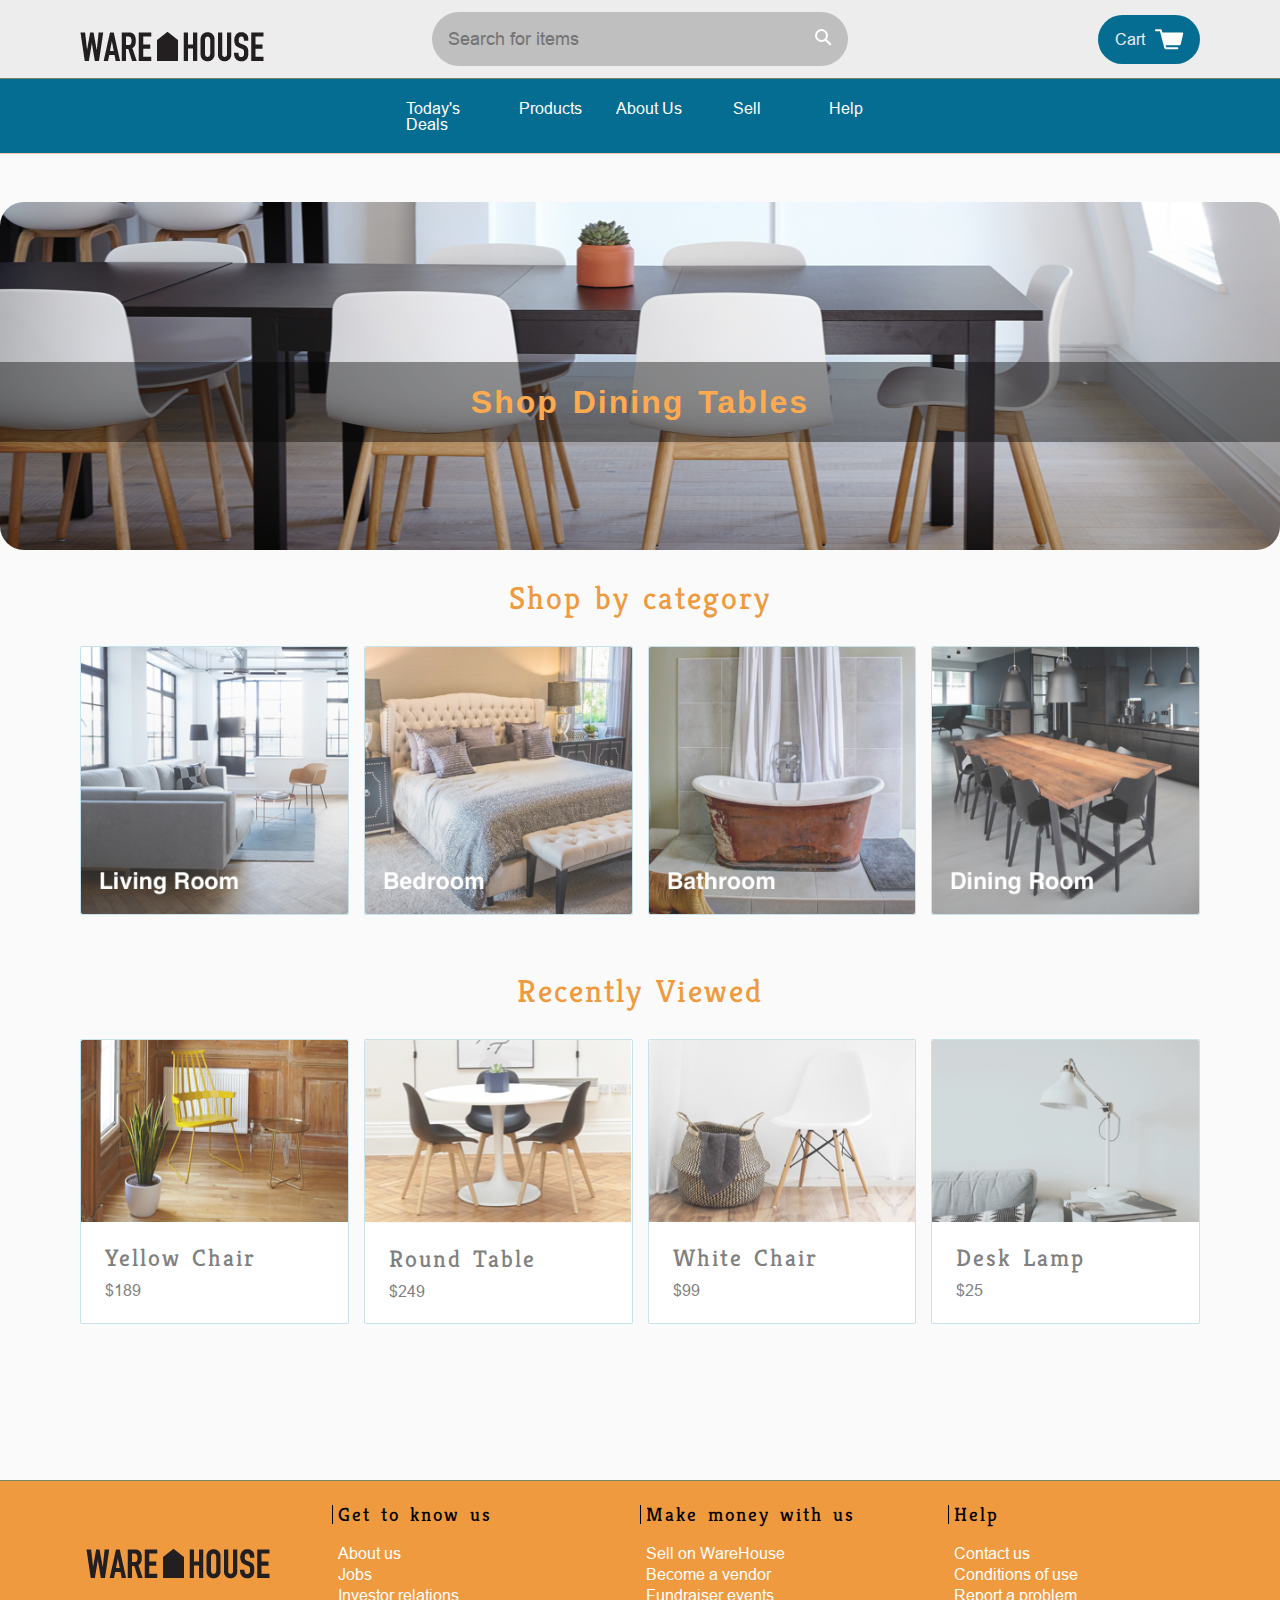
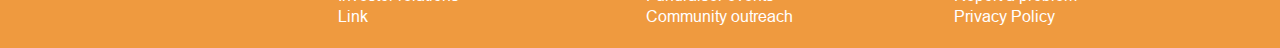
<file: ware-house-starting-code/index.html>
<!DOCTYPE html>
<html>
<head>
  <title>WareHouse</title>
  <link rel="stylesheet" type="text/css" href="resources/css/reset.css">
  <link rel="stylesheet" type="text/css" href="resources/css/base.css">
  <link rel="stylesheet" type="text/css" href="resources/css/index.css">
  <link href="https://fonts.googleapis.com/css?family=PT+Serif:700" rel="stylesheet">
  <link href="https://fonts.googleapis.com/css?family=Kreon:300" rel="stylesheet">
</head>
<body>
  <div class="container">

    <!-- Header -->
    <header role="heading">
      <div class="image-container">
        <a href="index.html" role="link"><img src="resources/img/home.png" alt="warehouse brand"></a>
      </div>
      <div class="search-bar" role="search">
        <input type="text" name="search" placeholder="Search for items">
        <a href="" class="icon" role="button"><img src="resources/img/search.svg" alt="magnifying glass"></a>
      </div>
      <a href="cart.html" class="button cart" role="button">Cart <img src="resources/img/cart.svg"></a>
    </header>
    <nav role="navigation">
      <a href="deals.html" role="link">Today's Deals</a>
      <a href="products.html" role="link">Products</a>
      <a href="about.html" role="link">About Us</a>
      <a href="sell.html" role="link">Sell</a>
      <a href="#" role="link">Help</a>
    </nav>

    <!-- Hero Section -->
    <main role="main" id="main" class="landing">
      <div class="hero" role="heading">
        <h2>Shop Dining Tables</h2>
      </div>

    <!-- Products Preview Section -->
      <section class="products">

        <!-- Product Categories -->
        <h2>Shop by category</h2>
        <section class="product-list categories">
          <a href="living.html" class="product-category">
            <div class="image-container">
              <img src="resources/img/home/living-room.jpg">
            </div>

          </a>
          <a href="#" class="product-category">
            <div class="image-container">
              <img src="resources/img/home/bedroom.jpg">
            </div>

          </a>
          <a href="#" class="product-category">
            <div class="image-container">
              <img src="resources/img/home/bathroom.jpg">
            </div>

          </a>
          <a href="#" class="product-category">
            <div class="image-container">
              <img src="resources/img/home/dining-room.jpg">
            </div>
          </a>
        </section>

        <!-- Recently Viewed Products -->
        <h2>Recently Viewed</h2>
        <section class="product-list">
          <a href="#" class="product-item">
            <div class="image-container">
              <img src="resources/img/home/yellow-chair.jpg">
            </div>
            <div class="description">
              <h3>Yellow Chair</h3>
              <span class="price">$189</span>
            </div>
          </a>
          <a href="#" class="product-item">
            <div class="image-container">
              <img src="resources/img/home/round-table.jpg">
            </div>
            <div class="description">
              <h3>Round Table</h3>
              <span class="price">$249</span>
            </div>
          </a>
          <a href="#" class="product-item">
            <div class="image-container">
              <img src="resources/img/home/white-chair.jpg">
            </div>
            <div class="description">
              <h3>White Chair</h3>
              <span class="price">$99</span>
            </div>
          </a>
          <a href="#" class="product-item">
            <div class="image-container">
              <img src="resources/img/home/desk-lamp.jpg">
            </div>
            <div class="description">
              <h3>Desk Lamp</h3>
              <span class="price">$25</span>
            </div>
          </a>
        </section>
      </section>
    </main>

    <!-- Footer -->
    <footer>
      <img src="resources/img/home.png">
      <section class="links" role="navigation">
        <h4>Get to know us</h4>
        <a href="about.html" role="link">About us</a>
        <a href="jobs.html" role="link">Jobs</a>
        <a href="#" role="link">Investor relations</a>
        <a href="#" role="link">Link</a>
      </section>
      <section class="links" role="navigation">
        <h4>Make money with us</h4>
        <a href="sell.html" role="link">Sell on WareHouse</a>
        <a href="#" role="link">Become a vendor</a>
        <a href="#" role="link">Fundraiser events</a>
        <a href="#" role="link">Community outreach</a>
      </section>
      <section class="links" role="navigation">
        <h4>Help</h4>
        <a href="#" role="link">Contact us</a>
        <a href="#" role="link">Conditions of use</a>
        <a href="#" role="link">Report a problem</a>
        <a href="#" role="link">Privacy Policy</a>
      </section>
    </footer>
  </div>
</body>
</html>
</file>
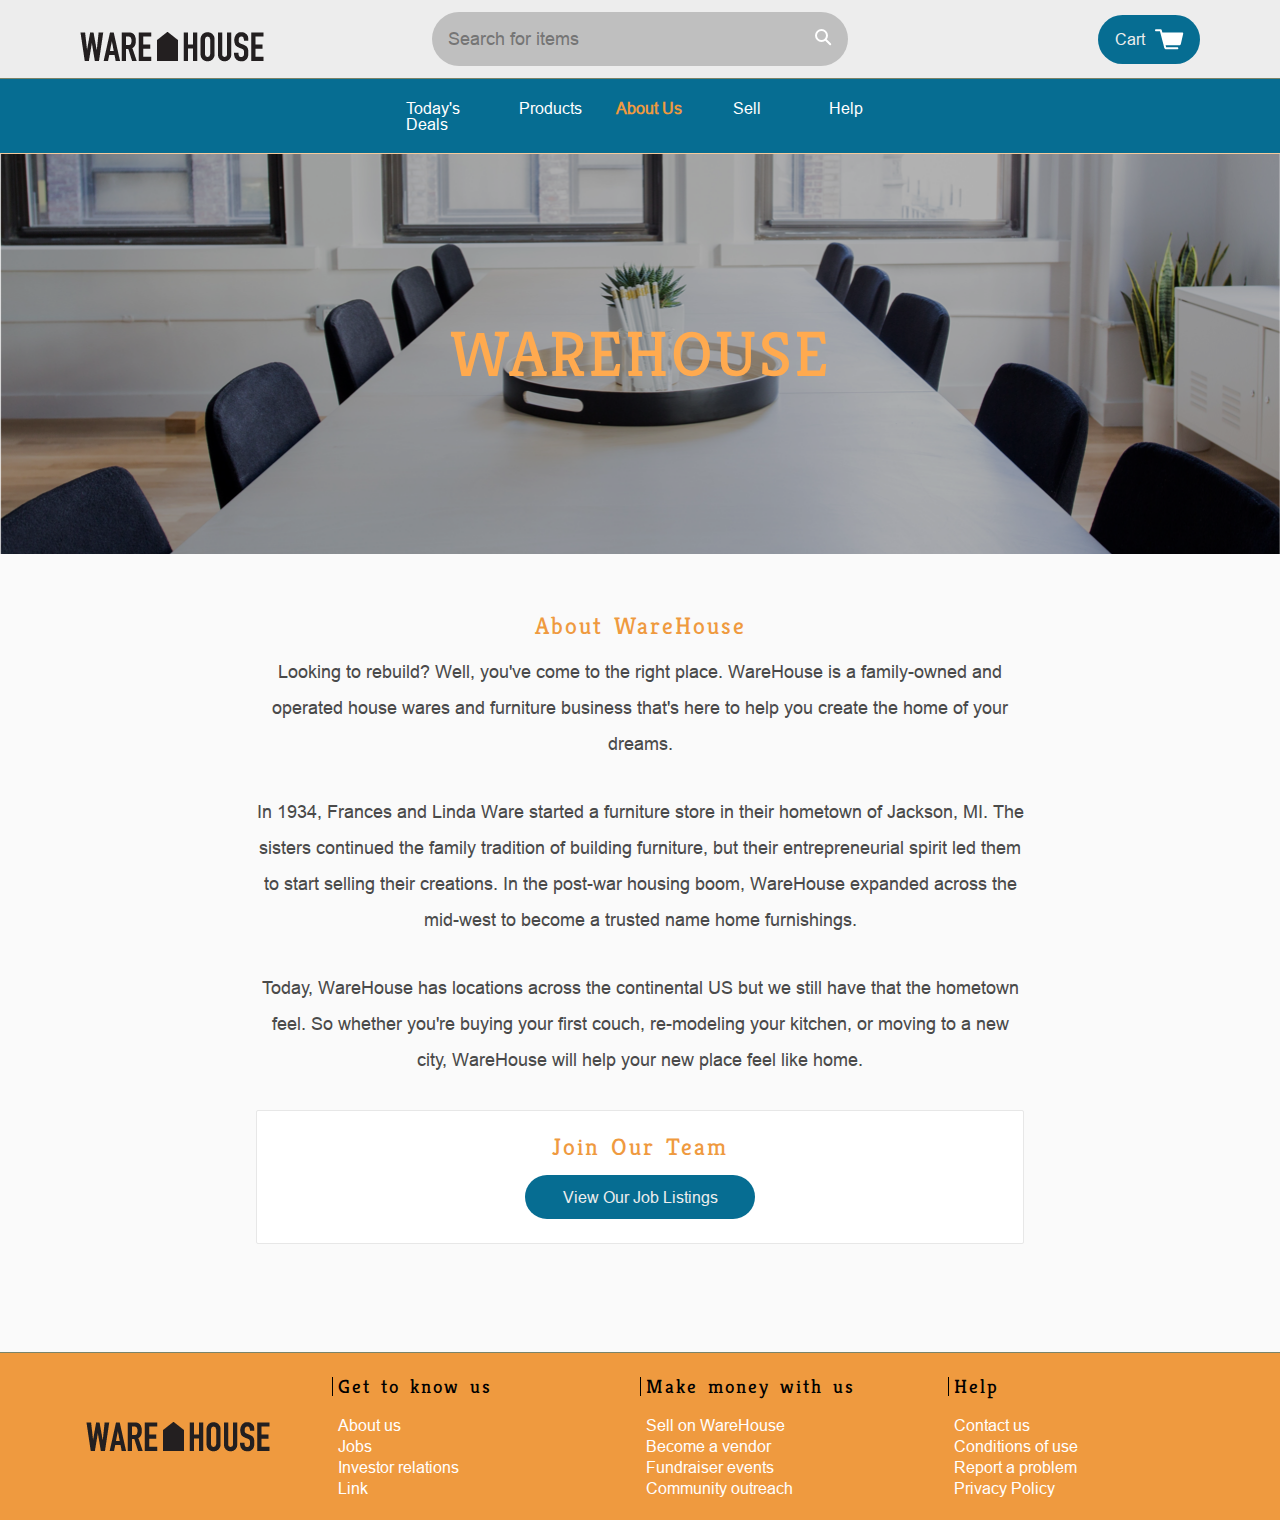
<file: ware-house-starting-code/about.html>
<!DOCTYPE html>
<html>
<head>
  <title>WareHouse</title>
  <link rel="stylesheet" type="text/css" href="resources/css/reset.css">
  <link rel="stylesheet" type="text/css" href="resources/css/base.css">
  <link rel="stylesheet" type="text/css" href="resources/css/about.css">
  <link href="https://fonts.googleapis.com/css?family=PT+Serif:700" rel="stylesheet">
  <link href="https://fonts.googleapis.com/css?family=Kreon:300" rel="stylesheet">
</head>
<body>
  <div class="container">

    <!-- Header -->
    <header role="heading">
      <div class="image-container">
        <a href="index.html" role="link"><img src="resources/img/home.png" alt="warehouse brand"></a>
      </div>
      <div class="search-bar" role="search">
        <input type="text" name="search" placeholder="Search for items">
        <a href="" class="icon" role="button"><img src="resources/img/search.svg" alt="magnifying glass"></a>
      </div>
      <a href="cart.html" class="button cart" role="button">Cart <img src="resources/img/cart.svg"></a>
    </header>
    <nav role="navigation">
      <a href="deals.html" role="link">Today's Deals</a>
      <a href="products.html" role="link">Products</a>
      <a href="about.html" class="active" role="link">About Us</a>
      <a href="sell.html" role="link">Sell</a>
      <a href="#" role="link">Help</a>
    </nav>

    <!-- About Section -->

    <main role="main" class="about">
      <h1>WAREHOUSE</h1>
      <section class="information">
        <h3>About WareHouse</h3>
        <p>
          Looking to rebuild? Well, you've come to the right place. WareHouse
          is a family-owned and operated house wares and furniture business
          that's here to help you create the home of your dreams.
        </p>
        <p>
          In 1934, Frances and Linda Ware started a furniture store in their
          hometown of Jackson, MI. The sisters continued the family tradition
          of building furniture, but their entrepreneurial spirit led them to
          start selling their creations. In the post-war housing boom, WareHouse
          expanded across the mid-west to become a trusted name home furnishings.
        </p>
          <p>
          Today, WareHouse has locations across the continental US but we still
          have that the hometown feel. So whether you're buying your first couch,
          re-modeling your kitchen, or moving to a new city, WareHouse will help your new place feel like home.
        </p>
        <div class="join">
          <h3>Join Our Team</h3>
          <a href="jobs.html" class="button">View Our Job Listings</a>
        </div>
      </section>
    </main>

    <!-- Footer -->
    <footer>
      <img src="resources/img/home.png">
      <section class="links" role="navigation">
        <h4>Get to know us</h4>
        <a href="about.html" role="link">About us</a>
        <a href="jobs.html" role="link">Jobs</a>
        <a href="#" role="link">Investor relations</a>
        <a href="#" role="link">Link</a>
      </section>
      <section class="links" role="navigation">
        <h4>Make money with us</h4>
        <a href="sell.html" role="link">Sell on WareHouse</a>
        <a href="#" role="link">Become a vendor</a>
        <a href="#" role="link">Fundraiser events</a>
        <a href="#" role="link">Community outreach</a>
      </section>
      <section class="links" role="navigation">
        <h4>Help</h4>
        <a href="#" role="link">Contact us</a>
        <a href="#" role="link">Conditions of use</a>
        <a href="#" role="link">Report a problem</a>
        <a href="#" role="link">Privacy Policy</a>
      </section>
    </footer>
  </div>
</body>
</html>
</file>
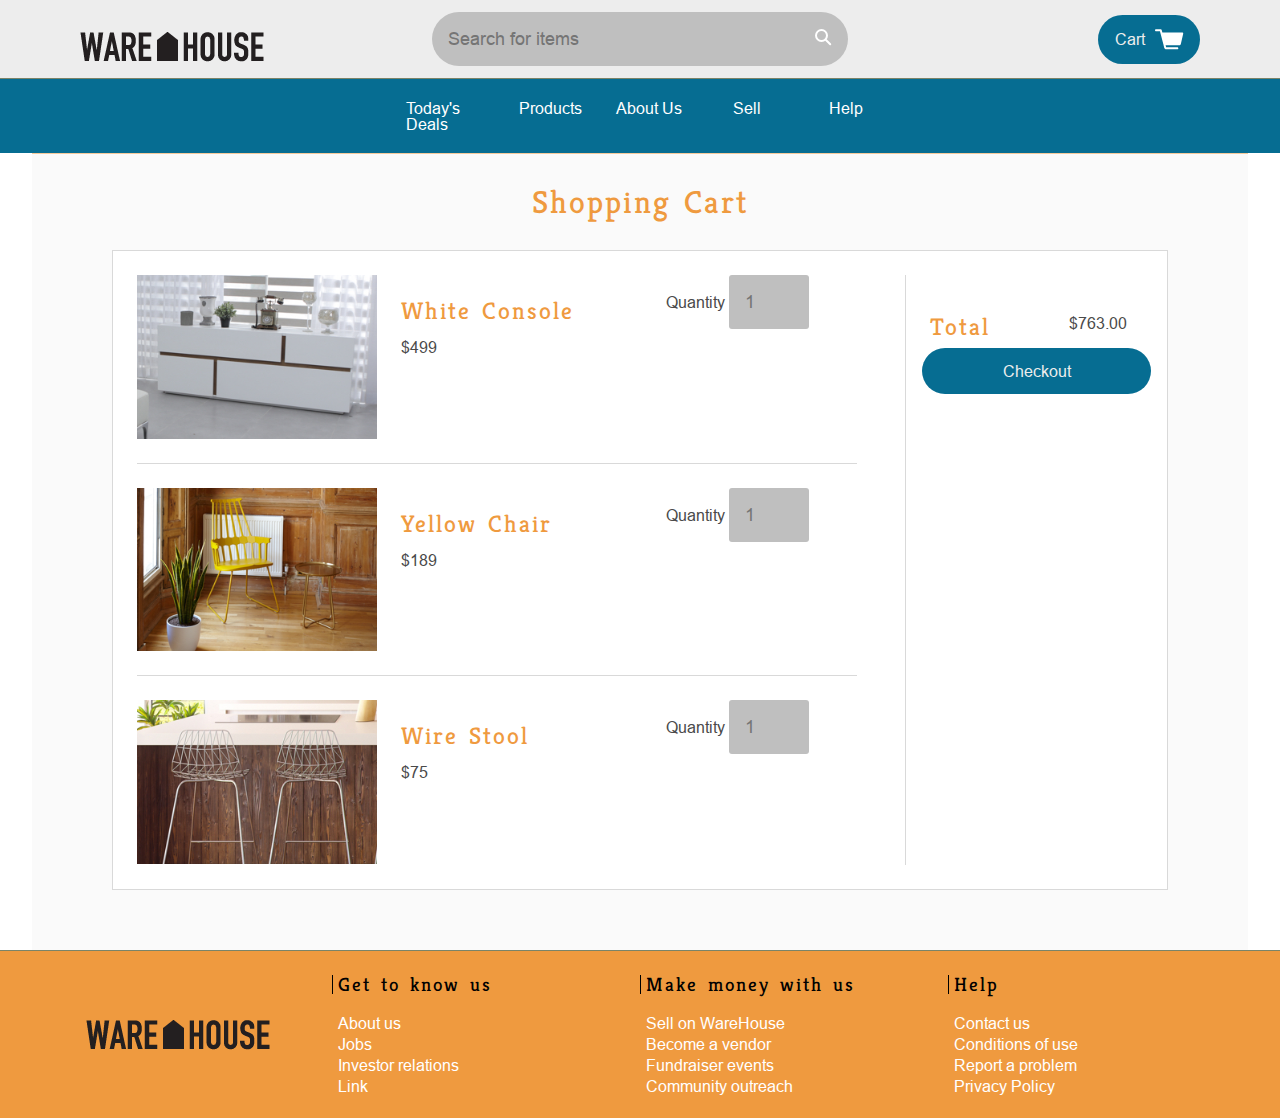
<file: ware-house-starting-code/cart.html>
<!DOCTYPE html>
<html>
<head>
  <title>WareHouse</title>
  <link rel="stylesheet" type="text/css" href="resources/css/reset.css">
  <link rel="stylesheet" type="text/css" href="resources/css/base.css">
  <link rel="stylesheet" type="text/css" href="resources/css/cart.css">
  <link href="https://fonts.googleapis.com/css?family=Kreon:300" rel="stylesheet">
</head>
<body>
  <div class="container">

    <!-- Header -->
    <header role="heading">
      <div class="image-container">
        <a href="index.html" role="link"><img src="resources/img/home.png" alt="warehouse brand"></a>
      </div>
      <div class="search-bar" role="search">
        <input type="text" name="search" placeholder="Search for items">
        <a href="" class="icon" role="button"><img src="resources/img/search.svg" alt="magnifying glass"></a>
      </div>
      <a href="cart.html" class="button cart" role="button">Cart <img src="resources/img/cart.svg"></a>
    </header>
    <nav role="navigation">
      <a href="deals.html" role="link">Today's Deals</a>
      <a href="products.html" role="link">Products</a>
      <a href="about.html" role="link">About Us</a>
      <a href="sell.html" role="link">Sell</a>
      <a href="#" role="link">Help</a>
    </nav>

    <!-- Cart -->

    <main role="main" id="main" class="product-list-section">
      <h2>Shopping Cart</h2>

      <section class="shopping-cart">
        <article class="row">
          <div class="image-container">
            <img src="resources/img/cart/white-console.jpg">
          </div>

          <div class="description">
            <h3>White Console</h3>
            <br>
            <span class="price">$499</span>
          </div>

          <div>
            Quantity <input type="number" name="Quantity" placeholder="1">
          </div>
        </article>

        <article class="row">
          <div class="image-container">
            <img src="resources/img/cart/yellow-chair.jpg">
          </div>

          <div class="description">
            <h3>Yellow Chair</h3>
            <br>
            <span class="price">$189</span>
          </div>

          <div>
            Quantity <input type="number" name="Quantity" placeholder="1">
          </div>
        </article>

        <article class="row" id="no-border">
          <div class="image-container">
            <img src="resources/img/cart/wire-stool.jpg">
          </div>

          <div class="description">
            <h3>Wire Stool</h3>
            <br>
            <span class="price">$75</span>
          </div>

            <div>
            Quantity <input type="number" name="Quantity" placeholder="1">
          </div>
        </article>

      <section class="total">
        <article class="description">
          <h3>Total</h3>
          <span class="price">$763.00</span>
        </article>
        <a href="" class="button" role="button">Checkout</a>
      </section>
    </section>
  </main>
</div>

    <!-- Footer -->
    <footer>
      <img src="resources/img/home.png">
      <section class="links" role="navigation">
        <h4>Get to know us</h4>
        <a href="about.html" role="link">About us</a>
        <a href="jobs.html" role="link">Jobs</a>
        <a href="#" role="link">Investor relations</a>
        <a href="#" role="link">Link</a>
      </section>
      <section class="links" role="navigation">
        <h4>Make money with us</h4>
        <a href="sell.html" role="link">Sell on WareHouse</a>
        <a href="#" role="link">Become a vendor</a>
        <a href="#" role="link">Fundraiser events</a>
        <a href="#" role="link">Community outreach</a>
      </section>
      <section class="links" role="navigation">
        <h4>Help</h4>
        <a href="#" role="link">Contact us</a>
        <a href="#" role="link">Conditions of use</a>
        <a href="#" role="link">Report a problem</a>
        <a href="#" role="link">Privacy Policy</a>
      </section>
    </footer>
  </div>
</body>
</html>
</file>
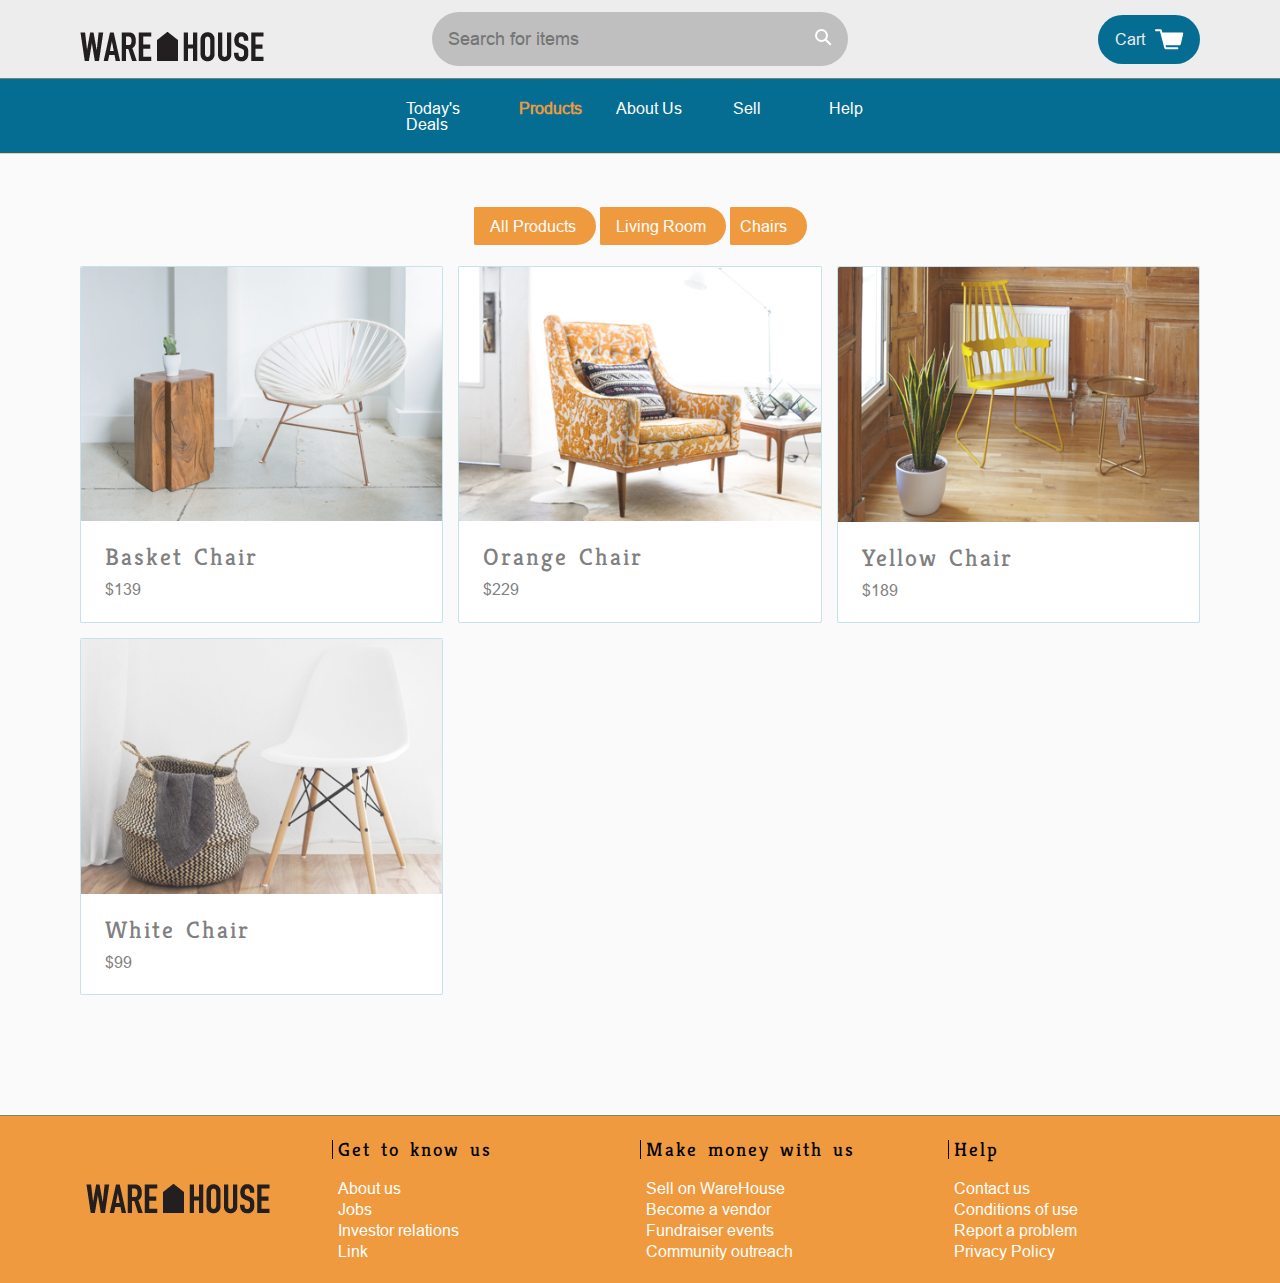
<file: ware-house-starting-code/chairs.html>
<!DOCTYPE html>
<html>
<head>
  <title>WareHouse</title>
  <link rel="stylesheet" type="text/css" href="resources/css/reset.css">
  <link rel="stylesheet" type="text/css" href="resources/css/base.css">
  <link href="https://fonts.googleapis.com/css?family=Kreon:300" rel="stylesheet">
</head>
<body>
  <div class="container">

    <!-- Header -->
    <header role="heading">
      <div class="image-container">
        <a href="index.html" role="link"><img src="resources/img/home.png" alt="warehouse brand"></a>
      </div>
      <div class="search-bar" role="search">
        <input type="text" name="search" placeholder="Search for items">
        <a href="" class="icon" role="button"><img src="resources/img/search.svg" alt="magnifying glass"></a>
      </div>
      <a href="cart.html" class="button cart" role="button">Cart <img src="resources/img/cart.svg"></a>
    </header>
    <nav role="navigation">
      <a href="deals.html" role="link">Today's Deals</a>
      <a href="products.html" class="active" role="link">Products</a>
      <a href="about.html" role="link">About Us</a>
      <a href="sell.html" role="link">Sell</a>
      <a href="#" role="link">Help</a>
    </nav>

    <!-- Chairs Section -->

    <main role="main" class="product-list-section">
      <ul class="breadcrumb" role="navigation">
        <li><a href="products.html" role="link">All Products</a></li>
        <li><a href="living.html" role="link">Living Room</a></li>
        <li>Chairs</li>
      </ul>

      <section class="product-list">

        <a href="#" class="product-item">
          <div class="image-container">
            <img src="resources/img/chairs/basket-chair.jpg">
          </div>
          <div class="description">
            <h3>Basket Chair</h3>
            <span class="price">$139</span>
          </div>
        </a>

        <a href="#" class="product-item">
          <div class="image-container">
            <img src="resources/img/chairs/orange-chair.jpg">
          </div>
          <div class="description">
            <h3>Orange Chair</h3>
            <span class="price">$229</span>
          </div>
        </a>

        <a href="#" class="product-item">
          <div class="image-container">
            <img src="resources/img/chairs/yellow-chair.jpg">
          </div>
          <div class="description">
            <h3>Yellow Chair</h3>
            <span class="price">$189</span>
          </div>
        </a>

        <a href="#" class="product-item">
          <div class="image-container">
            <img src="resources/img/chairs/white-chair.jpg">
          </div>
          <div class="description">
            <h3>White Chair</h3>
            <span class="price">$99</span>
          </div>
        </a>

      </section>
    </main>

    <!-- Footer -->
    <footer>
      <img src="resources/img/home.png">
      <section class="links" role="navigation">
        <h4>Get to know us</h4>
        <a href="about.html" role="link">About us</a>
        <a href="jobs.html" role="link">Jobs</a>
        <a href="#" role="link">Investor relations</a>
        <a href="#" role="link">Link</a>
      </section>
      <section class="links" role="navigation">
        <h4>Make money with us</h4>
        <a href="sell.html" role="link">Sell on WareHouse</a>
        <a href="#" role="link">Become a vendor</a>
        <a href="#" role="link">Fundraiser events</a>
        <a href="#" role="link">Community outreach</a>
      </section>
      <section class="links" role="navigation">
        <h4>Help</h4>
        <a href="#" role="link">Contact us</a>
        <a href="#" role="link">Conditions of use</a>
        <a href="#" role="link">Report a problem</a>
        <a href="#" role="link">Privacy Policy</a>
      </section>
    </footer>
  </div>
</body>
</html>
</file>
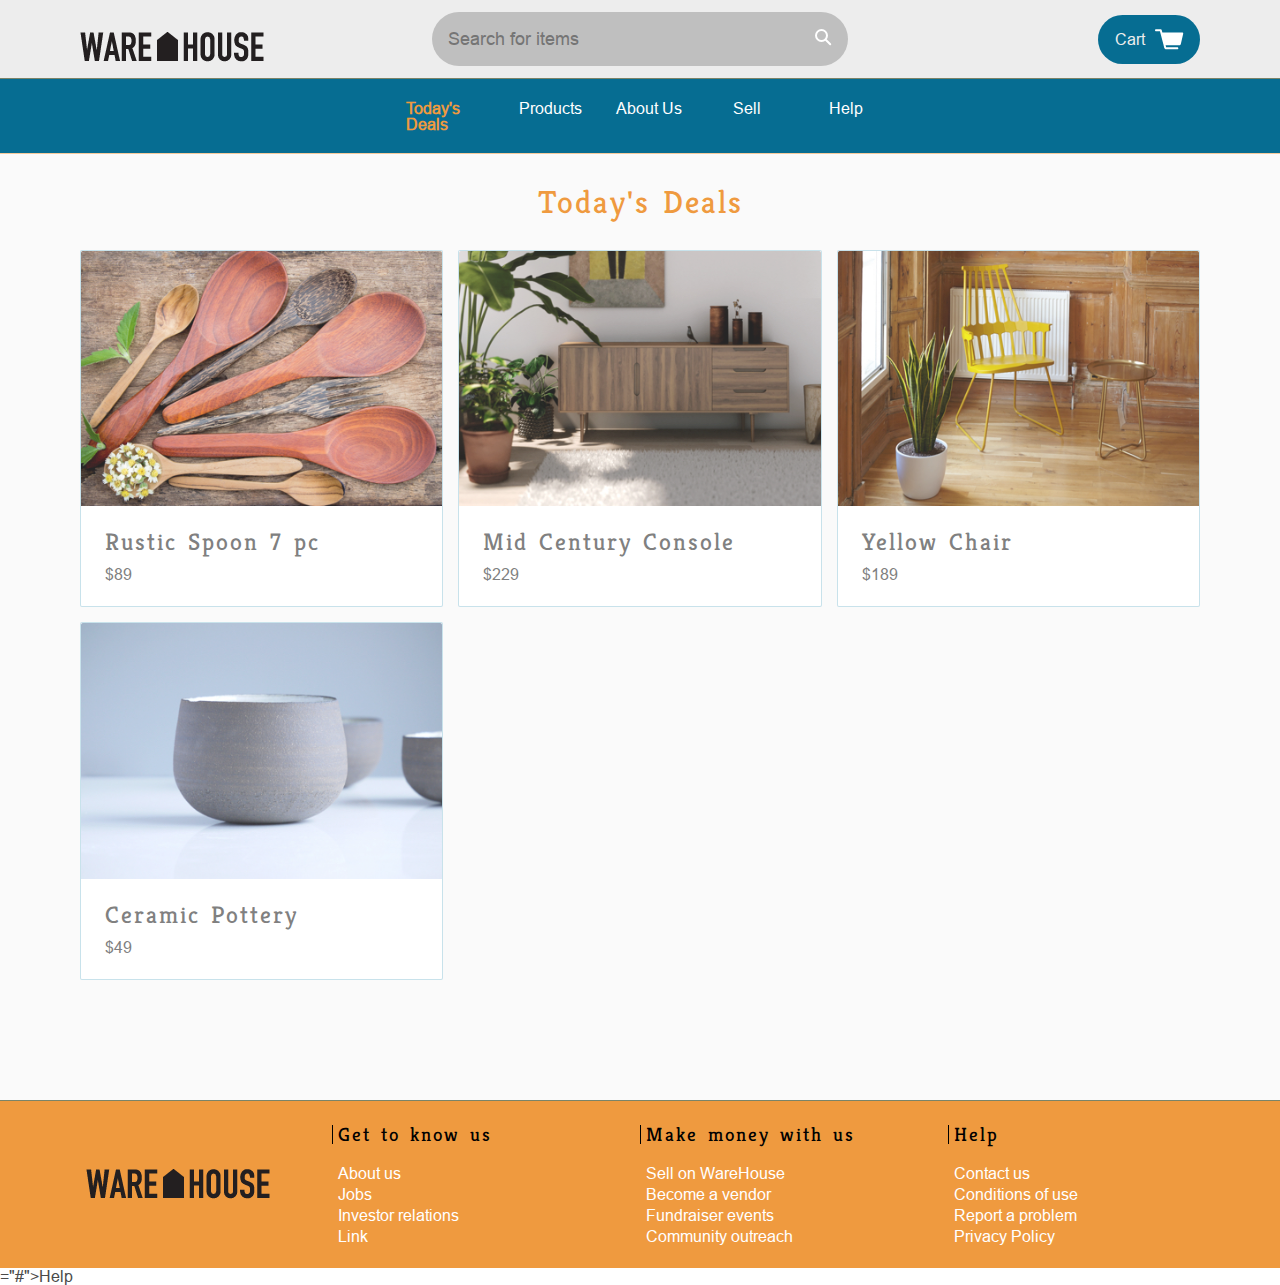
<file: ware-house-starting-code/deals.html>
<!DOCTYPE html>
<html>
<head>
  <title>WareHouse</title>
  <link rel="stylesheet" type="text/css" href="resources/css/reset.css">
  <link rel="stylesheet" type="text/css" href="resources/css/base.css">
  <link href="https://fonts.googleapis.com/css?family=Kreon:300" rel="stylesheet">
</head>
<body>
  <div class="container">

    <!-- Header -->
    <header role="heading">
      <div class="image-container">
        <a href="index.html" role="link"><img src="resources/img/home.png" alt="warehouse brand"></a>
      </div>
      <div class="search-bar" role="search">
        <input type="text" name="search" placeholder="Search for items">
        <a href="" class="icon" role="button"><img src="resources/img/search.svg" alt="magnifying glass"></a>
      </div>
      <a href="cart.html" class="button cart" role="button">Cart <img src="resources/img/cart.svg"></a>
    </header>
    <nav role="navigation">
      <a href="deals.html" class="active" role="link">Today's Deals</a>
      <a href="products.html" role="link">Products</a>
      <a href="about.html" role="link">About Us</a>
      <a href="sell.html" role="link">Sell</a>
      <a href="#" role="link">Help</a>
    </nav>="#">Help</a>
    </nav>

    <!-- Deals Section -->

    <main role="main" class="product-list-section">
      <h2>Today's Deals</h2>

      <section class="product-list">
        <a href="#" class="product-item">
          <div class="image-container">
            <img src="resources/img/deals/wooden-spoons.jpg">
          </div>
          <div class="description">
            <h3>Rustic Spoon 7 pc</h3>
            <span class="price">$89</span>
          </div>
        </a>

        <a href="#" class="product-item">
          <div class="image-container">
            <img src="resources/img/deals/midcen-console.jpg">
          </div>
          <div class="description">
            <h3>Mid Century Console</h3>
            <span class="price">$229</span>
          </div>
        </a>

        <a href="#" class="product-item">
          <div class="image-container">
            <img src="resources/img/chairs/yellow-chair.jpg">
          </div>
          <div class="description">
            <h3>Yellow Chair</h3>
            <span class="price">$189</span>
          </div>
        </a>

        <a href="#" class="product-item">
          <div class="image-container">
            <img src="resources/img/deals/pottery.jpg">
          </div>
          <div class="description">
            <h3>Ceramic Pottery</h3>
            <span class="price">$49</span>
          </div>
        </a>

      </section>
    </main>

    <!-- Footer -->
    <footer>
      <img src="resources/img/home.png">
      <section class="links" role="navigation">
        <h4>Get to know us</h4>
        <a href="about.html" role="link">About us</a>
        <a href="jobs.html" role="link">Jobs</a>
        <a href="#" role="link">Investor relations</a>
        <a href="#" role="link">Link</a>
      </section>
      <section class="links" role="navigation">
        <h4>Make money with us</h4>
        <a href="sell.html" role="link">Sell on WareHouse</a>
        <a href="#" role="link">Become a vendor</a>
        <a href="#" role="link">Fundraiser events</a>
        <a href="#" role="link">Community outreach</a>
      </section>
      <section class="links" role="navigation">
        <h4>Help</h4>
        <a href="#" role="link">Contact us</a>
        <a href="#" role="link">Conditions of use</a>
        <a href="#" role="link">Report a problem</a>
        <a href="#" role="link">Privacy Policy</a>
      </section>
    </footer>
  </div>
</body>
</html>
</file>
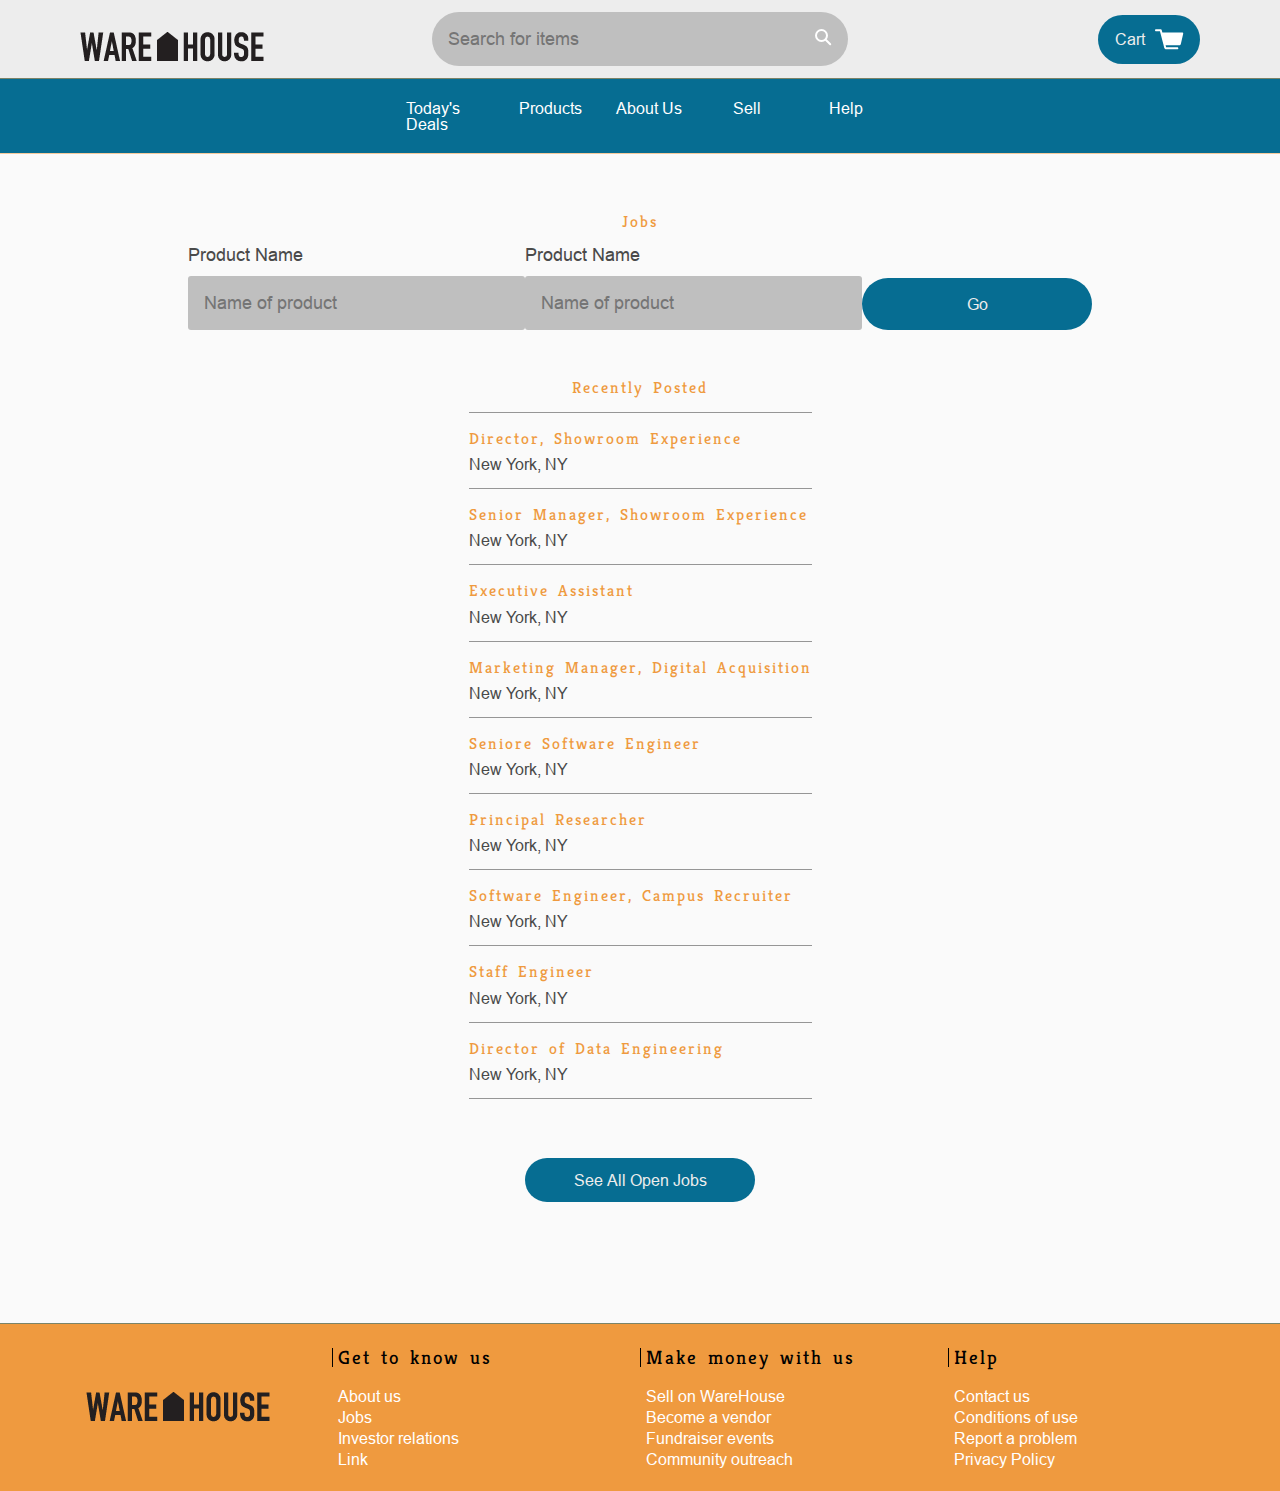
<file: ware-house-starting-code/jobs.html>
<!DOCTYPE html>
<html>
<head>
  <title>WareHouse</title>
  <link rel="stylesheet" type="text/css" href="resources/css/reset.css">
  <link rel="stylesheet" type="text/css" href="resources/css/base.css">
  <link rel="stylesheet" type="text/css" href="resources/css/jobs.css">
  <link href="https://fonts.googleapis.com/css?family=Kreon:300" rel="stylesheet">
</head>
<body>
  <div class="container">

    <!-- Header -->
    <header role="heading">
      <div class="image-container">
        <a href="index.html" role="link"><img src="resources/img/home.png" alt="warehouse brand"></a>
      </div>
      <div class="search-bar" role="search">
        <input type="text" name="search" placeholder="Search for items">
        <a href="" class="icon" role="button"><img src="resources/img/search.svg" alt="magnifying glass"></a>
      </div>
      <a href="cart.html" class="button cart" role="button">Cart <img src="resources/img/cart.svg"></a>
    </header>
    <nav role="navigation">
      <a href="deals.html" role="link">Today's Deals</a>
      <a href="products.html" role="link">Products</a>
      <a href="about.html" role="link">About Us</a>
      <a href="sell.html" role="link">Sell</a>
      <a href="#" role="link">Help</a>
    </nav>

    <!-- Job List Section -->
    <main role="main" class="jobs">
      <h3>Jobs</h3>

      <!-- Job Search Bar -->
      <form role="form">
        <div id="name" class="field">
          <label for="name">Product Name</label>
          <input type="text" name="name" placeholder="Name of product">
        </div>
        <div id="name" class="field">
          <label for="name">Product Name</label>
          <input type="text" name="name" placeholder="Name of product">
        </div>
        <a href="#" class="button" role="button">Go</a>
      </form>

      <!-- Recently Posted Job List -->
      <h3>Recently Posted</h3>
      <section class="job-list">
        <article class="job">
          <h4>Director, Showroom Experience</h4>
          <span>New York, NY</span>
        </article>
        <article class="job">
          <h4>Senior Manager, Showroom Experience</h4>
          <span>New York, NY</span>
        </article>
        <article class="job">
          <h4>Executive Assistant</h4>
          <span>New York, NY</span>
        </article>
        <article class="job">
          <h4>Marketing Manager, Digital Acquisition</h4>
          <span>New York, NY</span>
        </article>
        <article class="job">
          <h4>Seniore Software Engineer</h4>
          <span>New York, NY</span>
        </article>
        <article class="job">
          <h4>Principal Researcher</h4>
          <span>New York, NY</span>
        </article>
        <article class="job">
          <h4>Software Engineer, Campus Recruiter</h4>
          <span>New York, NY</span>
        </article>
        <article class="job">
          <h4>Staff Engineer</h4>
          <span>New York, NY</span>
        </article>
        <article class="job">
          <h4>Director of Data Engineering</h4>
          <span>New York, NY</span>
        </article>
      </section>
      <a href="#" class="button" id="see-all-jobs" role="button">See All Open Jobs</a>
    </main>

    <!-- Footer -->
    <footer>
      <img src="resources/img/home.png">
      <section class="links" role="navigation">
        <h4>Get to know us</h4>
        <a href="about.html" role="link">About us</a>
        <a href="jobs.html" role="link">Jobs</a>
        <a href="#" role="link">Investor relations</a>
        <a href="#" role="link">Link</a>
      </section>
      <section class="links" role="navigation">
        <h4>Make money with us</h4>
        <a href="sell.html" role="link">Sell on WareHouse</a>
        <a href="#" role="link">Become a vendor</a>
        <a href="#" role="link">Fundraiser events</a>
        <a href="#" role="link">Community outreach</a>
      </section>
      <section class="links" role="navigation">
        <h4>Help</h4>
        <a href="#" role="link">Contact us</a>
        <a href="#" role="link">Conditions of use</a>
        <a href="#" role="link">Report a problem</a>
        <a href="#" role="link">Privacy Policy</a>
      </section>
    </footer>
  </div>
</body>
</html>
</file>
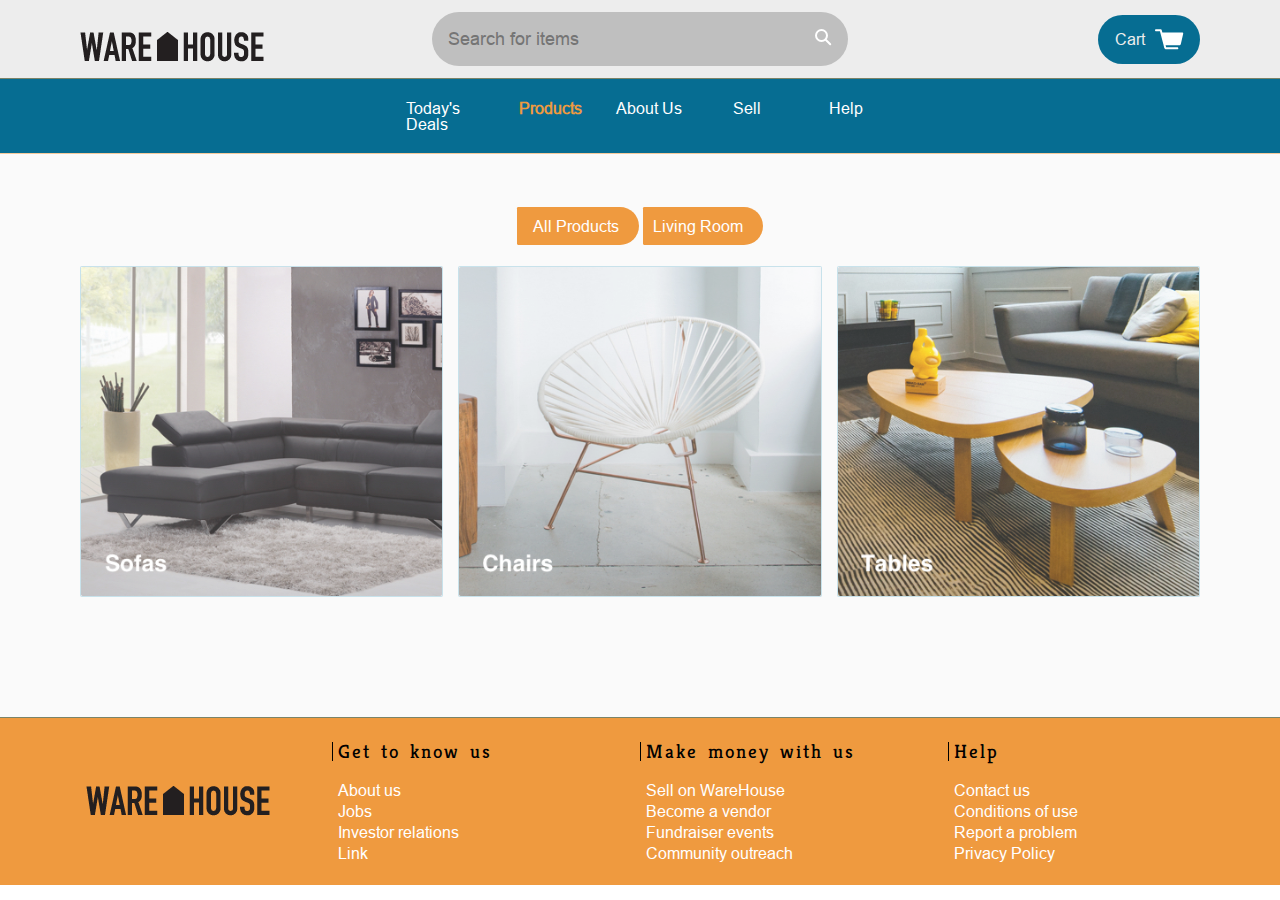
<file: ware-house-starting-code/living.html>
<!DOCTYPE html>
<html>
<head>
  <title>WareHouse</title>
  <link rel="stylesheet" type="text/css" href="resources/css/reset.css">
  <link rel="stylesheet" type="text/css" href="resources/css/base.css">
  <link href="https://fonts.googleapis.com/css?family=Kreon:300" rel="stylesheet">
</head>
<body>
  <div class="container">

    <!-- Header -->
    <header role="heading">
      <div class="image-container">
        <a href="index.html" role="link"><img src="resources/img/home.png" alt="warehouse brand"></a>
      </div>
      <div class="search-bar" role="search">
        <input type="text" name="search" placeholder="Search for items">
        <a href="" class="icon" role="button"><img src="resources/img/search.svg" alt="magnifying glass"></a>
      </div>
      <a href="cart.html" class="button cart" role="button">Cart <img src="resources/img/cart.svg"></a>
    </header>
    <nav role="navigation">
      <a href="deals.html" role="link">Today's Deals</a>
      <a href="products.html" class="active" role="link">Products</a>
      <a href="about.html" role="link">About Us</a>
      <a href="sell.html" role="link">Sell</a>
      <a href="#" role="link">Help</a>
    </nav>

    <!-- Living Room List Section -->
    <main role="main" class="product-list-section">
      <ul class="breadcrumb" role="navigation">
        <li><a href="products.html" role="link">All Products</a></li>
        <li>Living Room</li>
      </ul>

      <section class="product-list">
        <a href="sofas.html" class="product-item">
          <div class="image-container">
            <img src="resources/img/living/sofas.jpg">
          </div>
        </a>
        <a href="chairs.html" class="product-item">
          <div class="image-container">
            <img src="resources/img/living/chairs.jpg">
          </div>
        </a>
        <a href="tables.html" class="product-item">
          <div class="image-container">
            <img src="resources/img/living/tables.jpg">
          </div>
        </a>
      </section>
    </main>

    <!-- Footer -->
    <footer>
      <img src="resources/img/home.png">
      <section class="links" role="navigation">
        <h4>Get to know us</h4>
        <a href="about.html" role="link">About us</a>
        <a href="jobs.html" role="link">Jobs</a>
        <a href="#" role="link">Investor relations</a>
        <a href="#" role="link">Link</a>
      </section>
      <section class="links" role="navigation">
        <h4>Make money with us</h4>
        <a href="sell.html" role="link">Sell on WareHouse</a>
        <a href="#" role="link">Become a vendor</a>
        <a href="#" role="link">Fundraiser events</a>
        <a href="#" role="link">Community outreach</a>
      </section>
      <section class="links" role="navigation">
        <h4>Help</h4>
        <a href="#" role="link">Contact us</a>
        <a href="#" role="link">Conditions of use</a>
        <a href="#" role="link">Report a problem</a>
        <a href="#" role="link">Privacy Policy</a>
      </section>
    </footer>
  </div>
</body>
</html>
</file>
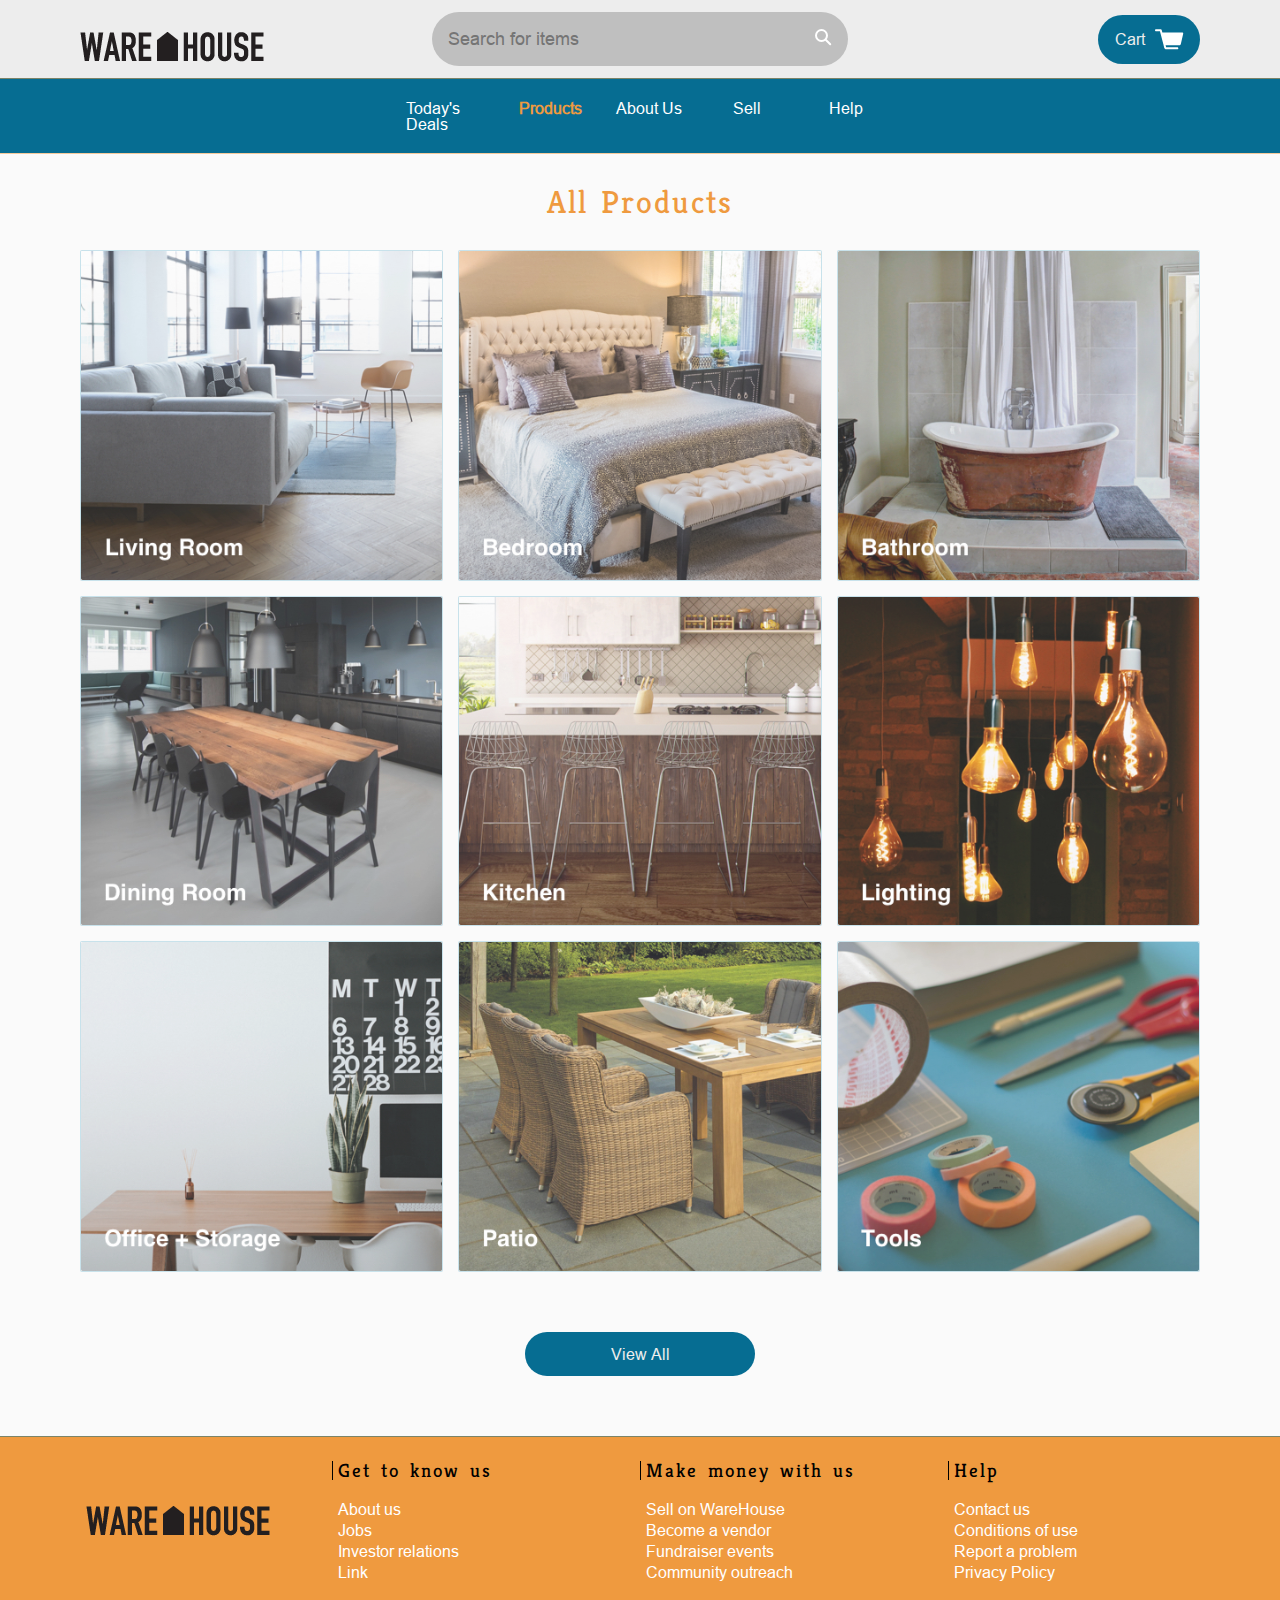
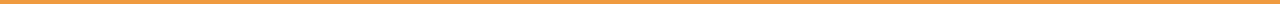
<file: ware-house-starting-code/products.html>
<!DOCTYPE html>
<html>
<head>
  <title>WareHouse</title>
  <link rel="stylesheet" type="text/css" href="resources/css/reset.css">
  <link rel="stylesheet" type="text/css" href="resources/css/base.css">
  <link href="https://fonts.googleapis.com/css?family=Kreon:300" rel="stylesheet">
</head>
<body>
  <div class="container">

    <!-- Header -->
    <header role="heading">
      <div class="image-container">
        <a href="index.html" role="link"><img src="resources/img/home.png" alt="warehouse brand"></a>
      </div>
      <div class="search-bar" role="search">
        <input type="text" name="search" placeholder="Search for items">
        <a href="" class="icon" role="button"><img src="resources/img/search.svg" alt="magnifying glass"></a>
      </div>
      <a href="cart.html" class="button cart" role="button">Cart <img src="resources/img/cart.svg"></a>
    </header>
    <nav role="navigation">
      <a href="deals.html" role="link">Today's Deals</a>
      <a href="products.html" class="active" role="link">Products</a>
      <a href="about.html" role="link">About Us</a>
      <a href="sell.html" role="link">Sell</a>
      <a href="#" role="link">Help</a>
    </nav>

    <!-- Products Section -->
    <main role="main" class="product-list-section">
      <h2>All Products</h2>
      <section class="product-list">
        <a href="living.html" class="product-item">
          <div class="image-container">
            <img src="resources/img/products/living-room.jpg">
          </div>
          <!-- <div class="description">
            <h3>Living Room</h3>
          </div> -->
        </a>
        <a href="#" class="product-item">
          <div class="image-container">
            <img src="resources/img/products/bedroom.jpg">
          </div>
          <!-- <div class="description">
            <h3>Bedroom</h3>
          </div> -->
        </a>
        <a href="#" class="product-item">
          <div class="image-container">
            <img src="resources/img/products/bathroom.jpg">
          </div>
          <!-- <div class="description">
            <h3>Bathroom</h3>
          </div> -->
        </a>
        <a href="#" class="product-item">
          <div class="image-container">
            <img src="resources/img/products/dining-room.jpg">
          </div>
          <!-- <div class="description">
            <h3>Dining Room</h3>
          </div> -->
        </a>
        <a href="#" class="product-item">
          <div class="image-container">
            <img src="resources/img/products/kitchen.jpg">
          </div>
          <!-- <div class="description">
            <h3>Kitchen</h3>
          </div> -->
        </a>
        <a href="#" class="product-item">
          <div class="image-container">
            <img src="resources/img/products/lighting.jpg">
          </div>
          <!-- <div class="description">
            <h3>Lighting</h3>
          </div> -->
        </a>
        <a href="#" class="product-item">
          <div class="image-container">
            <img src="resources/img/products/office.jpg">
          </div>
          <!-- <div class="description">
            <h3>Office + Storage</h3>
          </div> -->
        </a>
        <a href="#" class="product-item">
          <div class="image-container">
            <img src="resources/img/products/patio.jpg">
          </div>
          <!-- <div class="description">
            <h3>Patio</h3>
          </div> -->
        </a>
        <a href="#" class="product-item">
          <div class="image-container">
            <img src="resources/img/products/tools.jpg">
          </div>
          <!-- <div class="description">
            <h3>Tools</h3>
          </div> -->
        </a>
      </section>
      <a href="#" class="button" role="button">View All</a>
    </main>

    <!-- Footer -->
    <footer>
      <img src="resources/img/home.png">
      <section class="links" role="navigation">
        <h4>Get to know us</h4>
        <a href="about.html" role="link">About us</a>
        <a href="jobs.html" role="link">Jobs</a>
        <a href="#" role="link">Investor relations</a>
        <a href="#" role="link">Link</a>
      </section>
      <section class="links" role="navigation">
        <h4>Make money with us</h4>
        <a href="sell.html" role="link">Sell on WareHouse</a>
        <a href="#" role="link">Become a vendor</a>
        <a href="#" role="link">Fundraiser events</a>
        <a href="#" role="link">Community outreach</a>
      </section>
      <section class="links" role="navigation">
        <h4>Help</h4>
        <a href="#" role="link">Contact us</a>
        <a href="#" role="link">Conditions of use</a>
        <a href="#" role="link">Report a problem</a>
        <a href="#" role="link">Privacy Policy</a>
      </section>
    </footer>
  </div>
</body>
</html>
</file>
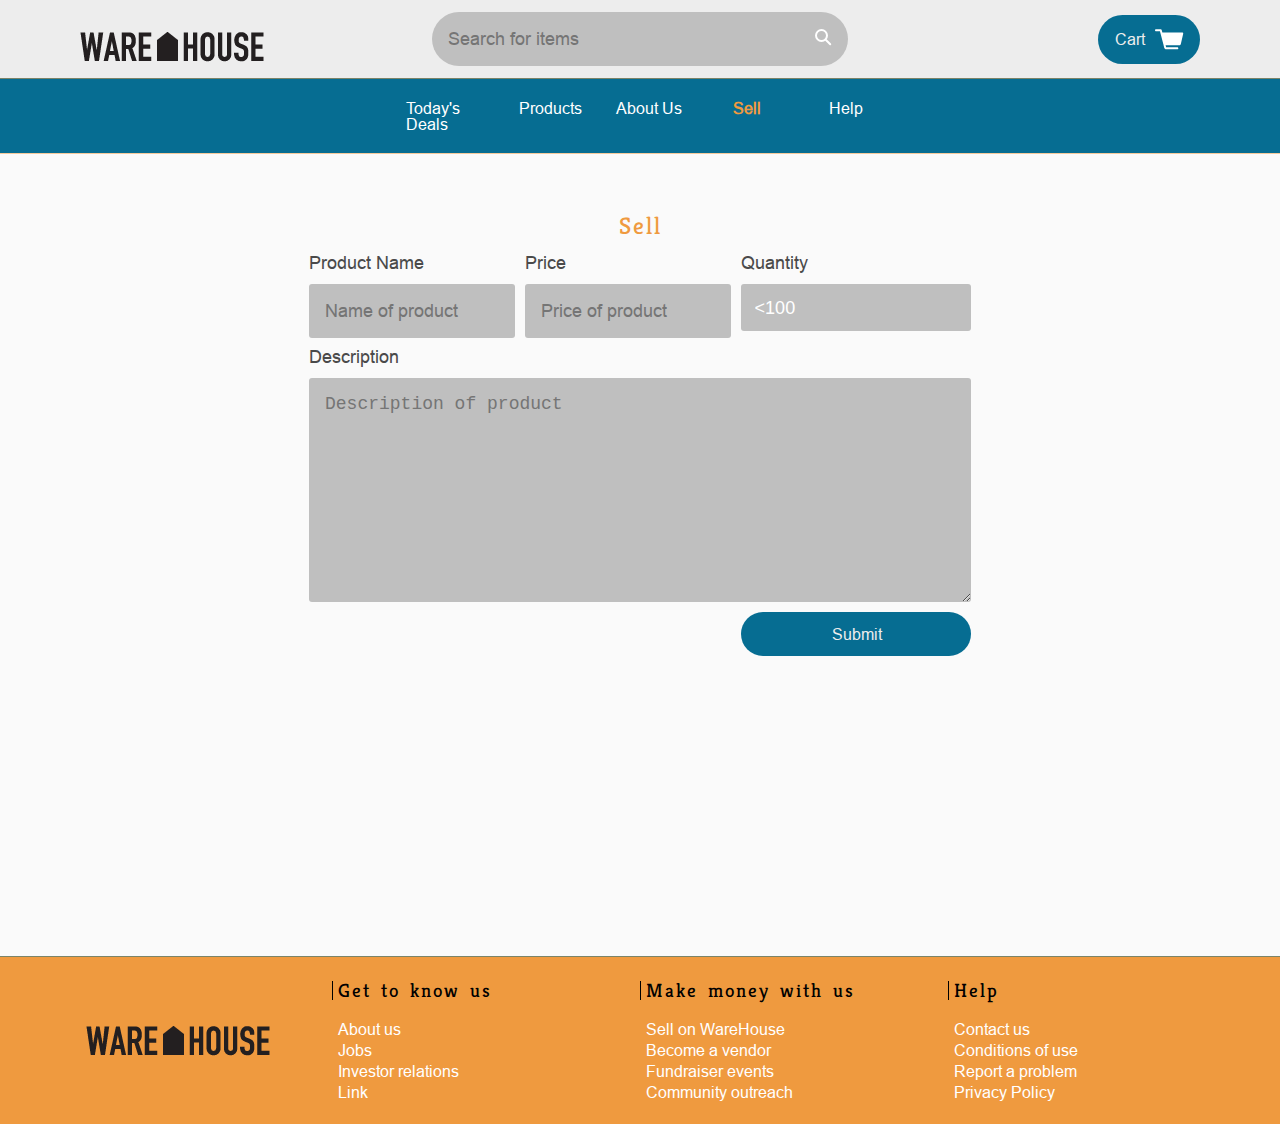
<file: ware-house-starting-code/sell.html>
<!DOCTYPE html>
<html>
<head>
  <title>WareHouse</title>
  <link rel="stylesheet" type="text/css" href="resources/css/reset.css">
  <link rel="stylesheet" type="text/css" href="resources/css/base.css">
  <link rel="stylesheet" type="text/css" href="resources/css/sell.css">
  <link href="https://fonts.googleapis.com/css?family=PT+Serif" rel="stylesheet">
  <link href="https://fonts.googleapis.com/css?family=Kreon:300" rel="stylesheet">
</head>
<body>
  <div class="container">

    <!-- Header -->
    <header role="heading">
      <div class="image-container">
        <a href="index.html" role="link"><img src="resources/img/home.png" alt="warehouse brand"></a>
      </div>
      <div class="search-bar" role="search">
        <input type="text" name="search" placeholder="Search for items">
        <a href="" class="icon" role="button"><img src="resources/img/search.svg" alt="magnifying glass"></a>
      </div>
      <a href="cart.html" class="button cart" role="button">Cart <img src="resources/img/cart.svg"></a>
    </header>
    <nav role="navigation">
      <a href="deals.html" role="link">Today's Deals</a>
      <a href="products.html" role="link">Products</a>
      <a href="about.html" role="link">About Us</a>
      <a href="sell.html" class="active" role="link">Sell</a>
      <a href="#" role="link">Help</a>
    </nav>

    <!-- Sell Product Form -->

    <main role="main" class="sell">
      <h3>Sell</h3>
      <form role="form">
        <div id="name" class="field">
          <label for="name">Product Name</label>
          <input type="text" name="name" placeholder="Name of product">
        </div>
        <div id="price" class="field">
          <label for="price">Price</label>
          <input type="number" name="price" placeholder="Price of product">
        </div>
        <div id="quantity" class="field">
          <label for="quantity">Quantity</label>
          <select name="quantity">
            <option value="100"><100</option>
            <option value="200">100-200</option>
            <option value="300">200-300</option>
            <option value="400">300-400</option>
            <option value="500">>500</option>
          </select>
        </div>
        <div id="description" class="field">
          <label for="description">Description</label>
          <textarea type="text" name="description" placeholder="Description of product"></textarea>
        </div>
        <a href="#" class="button" id="submit">Submit</a>
      </form>
    </main>

    <!-- Footer -->
    <footer>
      <img src="resources/img/home.png">
      <section class="links" role="navigation">
        <h4>Get to know us</h4>
        <a href="about.html" role="link">About us</a>
        <a href="jobs.html" role="link">Jobs</a>
        <a href="#" role="link">Investor relations</a>
        <a href="#" role="link">Link</a>
      </section>
      <section class="links" role="navigation">
        <h4>Make money with us</h4>
        <a href="sell.html" role="link">Sell on WareHouse</a>
        <a href="#" role="link">Become a vendor</a>
        <a href="#" role="link">Fundraiser events</a>
        <a href="#" role="link">Community outreach</a>
      </section>
      <section class="links" role="navigation">
        <h4>Help</h4>
        <a href="#" role="link">Contact us</a>
        <a href="#" role="link">Conditions of use</a>
        <a href="#" role="link">Report a problem</a>
        <a href="#" role="link">Privacy Policy</a>
      </section>
    </footer>
  </div>
</body>
</html>
</file>
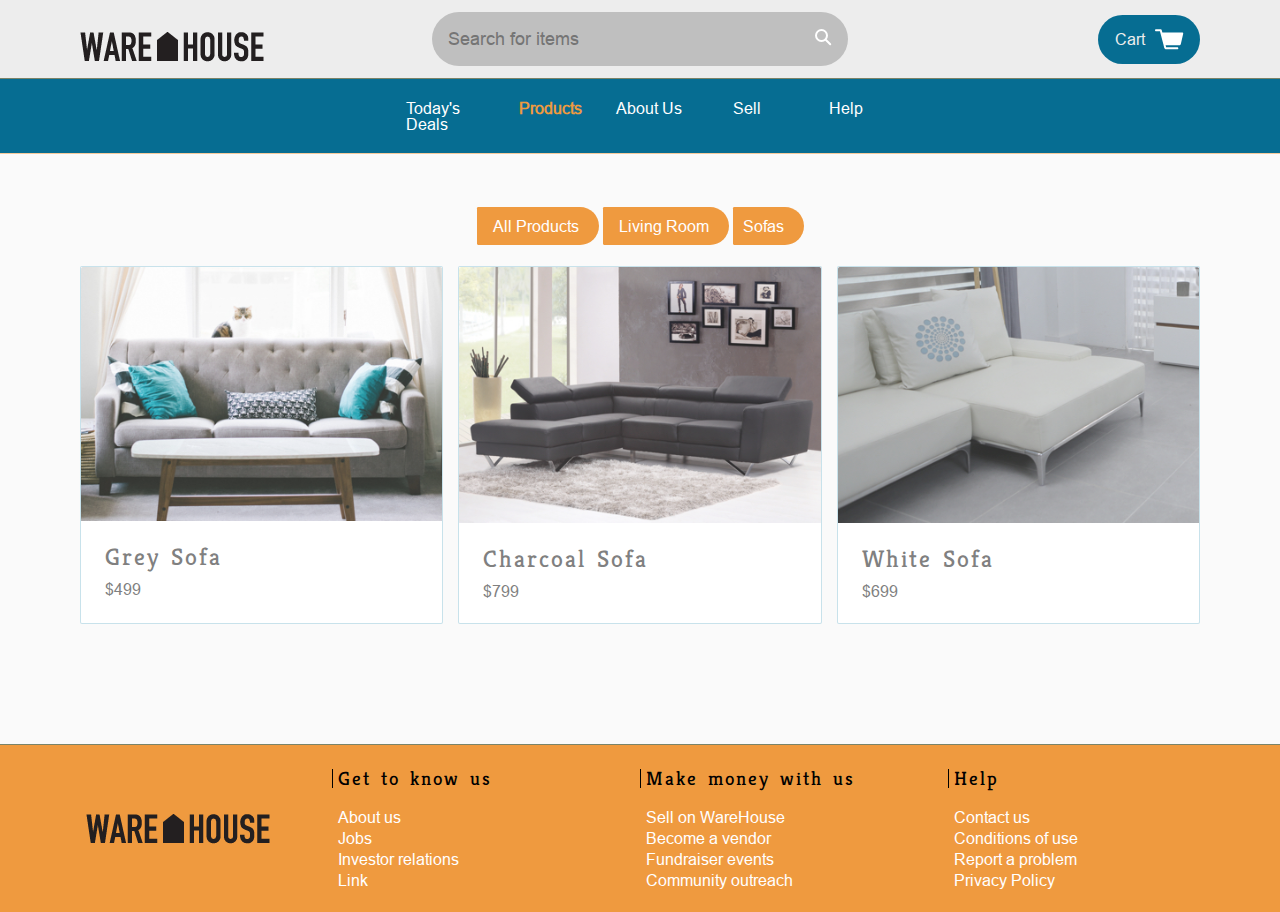
<file: ware-house-starting-code/sofas.html>
<!DOCTYPE html>
<html>
<head>
  <title>WareHouse</title>
  <link rel="stylesheet" type="text/css" href="resources/css/reset.css">
  <link rel="stylesheet" type="text/css" href="resources/css/base.css">
  <link href="https://fonts.googleapis.com/css?family=Kreon:300" rel="stylesheet">
</head>
<body>
  <div class="container">

    <!-- Header -->
    <header role="heading">
      <div class="image-container">
        <a href="index.html" role="link"><img src="resources/img/home.png" alt="warehouse brand"></a>
      </div>
      <div class="search-bar" role="search">
        <input type="text" name="search" placeholder="Search for items">
        <a href="" class="icon" role="button"><img src="resources/img/search.svg" alt="magnifying glass"></a>
      </div>
      <a href="cart.html" class="button cart" role="button">Cart <img src="resources/img/cart.svg"></a>
    </header>
    <nav role="navigation">
      <a href="deals.html" role="link">Today's Deals</a>
      <a href="products.html" class="active" role="link">Products</a>
      <a href="about.html" role="link">About Us</a>
      <a href="sell.html" role="link">Sell</a>
      <a href="#" role="link">Help</a>
    </nav>

    <!-- Sofas Section -->

    <main role="main" class="product-list-section">
      <ul class="breadcrumb" role="navigation">
        <li><a href="products.html" role="link">All Products</a></li>
        <li><a href="living.html" role="link">Living Room</a></li>
        <li>Sofas</li>
      </ul>

      <section class="product-list">
        <a href="#" class="product-item">
          <div class="image-container">
            <img src="resources/img/sofas/grey-sofa.jpg">
          </div>
          <div class="description">
            <h3>Grey Sofa</h3>
            <span class="price">$499</span>
          </div>
        </a>

        <a href="#" class="product-item">
          <div class="image-container">
            <img src="resources/img/sofas/charcoal-sofa.jpg">
          </div>
          <div class="description">
            <h3>Charcoal Sofa</h3>
            <span class="price">$799</span>
          </div>
        </a>

        <a href="#" class="product-item">
          <div class="image-container">
            <img src="resources/img/sofas/white-sofa.jpg">
          </div>
          <div class="description">
            <h3>White Sofa</h3>
            <span class="price">$699</span>
          </div>
        </a>

      </section>
    </main>

    <!-- Footer -->
    <footer>
      <img src="resources/img/home.png">
      <section class="links" role="navigation">
        <h4>Get to know us</h4>
        <a href="about.html" role="link">About us</a>
        <a href="jobs.html" role="link">Jobs</a>
        <a href="#" role="link">Investor relations</a>
        <a href="#" role="link">Link</a>
      </section>
      <section class="links" role="navigation">
        <h4>Make money with us</h4>
        <a href="sell.html" role="link">Sell on WareHouse</a>
        <a href="#" role="link">Become a vendor</a>
        <a href="#" role="link">Fundraiser events</a>
        <a href="#" role="link">Community outreach</a>
      </section>
      <section class="links" role="navigation">
        <h4>Help</h4>
        <a href="#" role="link">Contact us</a>
        <a href="#" role="link">Conditions of use</a>
        <a href="#" role="link">Report a problem</a>
        <a href="#" role="link">Privacy Policy</a>
      </section>
    </footer>
  </div>
</body>
</html>
</file>
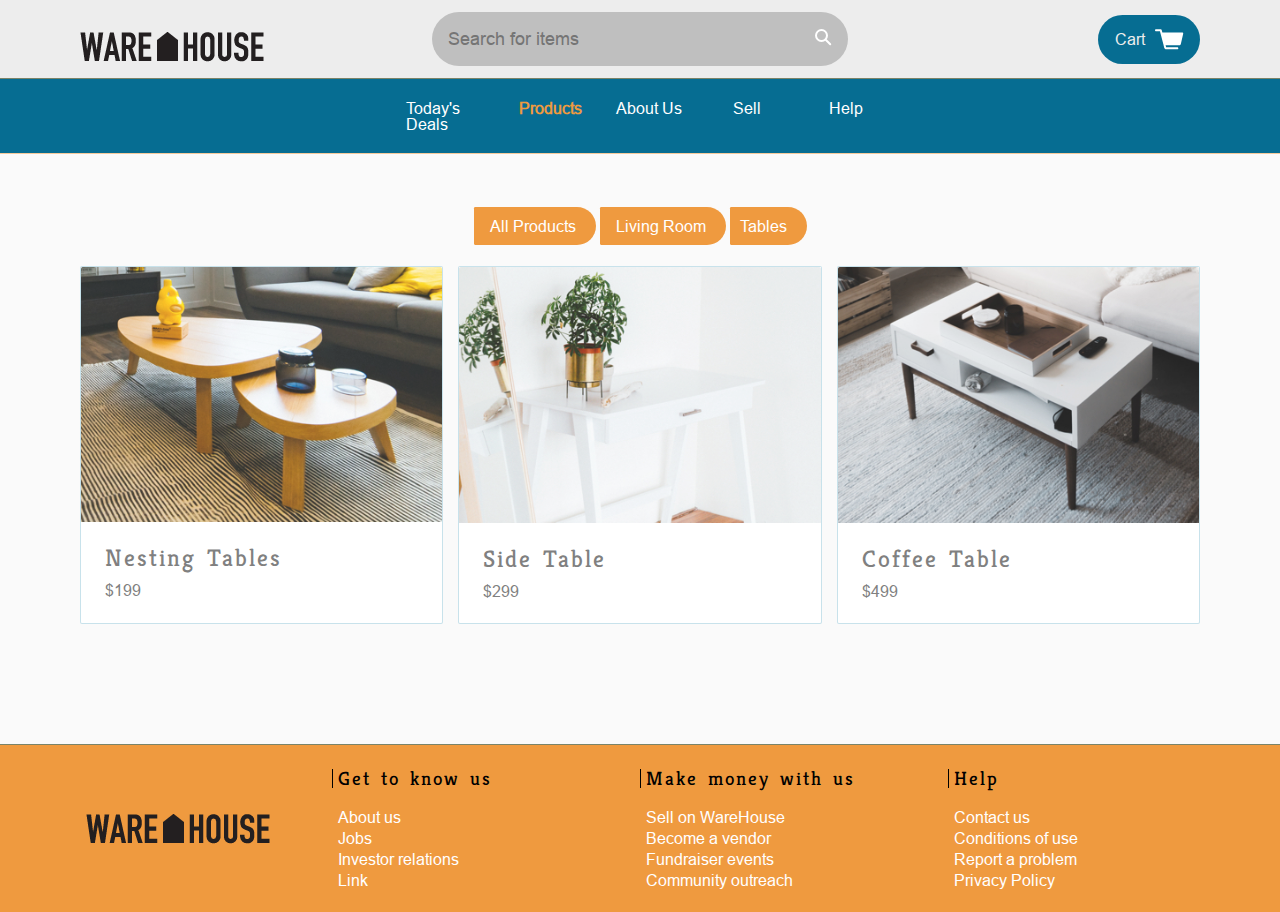
<file: ware-house-starting-code/tables.html>
<!DOCTYPE html>
<html>
<head>
  <title>WareHouse</title>
  <link rel="stylesheet" type="text/css" href="resources/css/reset.css">
  <link rel="stylesheet" type="text/css" href="resources/css/base.css">
  <link href="https://fonts.googleapis.com/css?family=Kreon:300" rel="stylesheet">
</head>
<body>
  <div class="container">

    <!-- Header -->
    <header role="heading">
      <div class="image-container">
        <a href="index.html" role="link"><img src="resources/img/home.png" alt="warehouse brand"></a>
      </div>
      <div class="search-bar" role="search">
        <input type="text" name="search" placeholder="Search for items">
        <a href="" class="icon" role="button"><img src="resources/img/search.svg" alt="magnifying glass"></a>
      </div>
      <a href="cart.html" class="button cart" role="button">Cart <img src="resources/img/cart.svg"></a>
    </header>
    <nav role="navigation">
      <a href="deals.html" role="link">Today's Deals</a>
      <a href="products.html" class="active" role="link">Products</a>
      <a href="about.html" role="link">About Us</a>
      <a href="sell.html" role="link">Sell</a>
      <a href="#" role="link">Help</a>
    </nav>

    <!-- Tables Section -->

    <main role="main" class="product-list-section">
      <ul class="breadcrumb" role="navigation">
        <li><a href="products.html" role="link">All Products</a></li>
        <li><a href="living.html" role="link">Living Room</a></li>
        <li>Tables</li>
      </ul>

      <section class="product-list">
        <a href="#" class="product-item">
          <div class="image-container">
            <img src="resources/img/tables/nesting-tables.jpg">
          </div>
          <div class="description">
            <h3>Nesting Tables</h3>
            <span class="price">$199</span>
          </div>
        </a>

        <a href="#" class="product-item">
          <div class="image-container">
            <img src="resources/img/tables/side-table.jpg">
          </div>
          <div class="description">
            <h3>Side Table</h3>
            <span class="price">$299</span>
          </div>
        </a>

        <a href="#" class="product-item">
          <div class="image-container">
            <img src="resources/img/tables/coffee-table.jpg">
          </div>
          <div class="description">
            <h3>Coffee Table</h3>
            <span class="price">$499</span>
          </div>
        </a>

      </section>
    </main>

    <!-- Footer -->
    <footer>
      <img src="resources/img/home.png">
      <section class="links" role="navigation">
        <h4>Get to know us</h4>
        <a href="about.html" role="link">About us</a>
        <a href="jobs.html" role="link">Jobs</a>
        <a href="#" role="link">Investor relations</a>
        <a href="#" role="link">Link</a>
      </section>
      <section class="links" role="navigation">
        <h4>Make money with us</h4>
        <a href="sell.html" role="link">Sell on WareHouse</a>
        <a href="#" role="link">Become a vendor</a>
        <a href="#" role="link">Fundraiser events</a>
        <a href="#" role="link">Community outreach</a>
      </section>
      <section class="links" role="navigation">
        <h4>Help</h4>
        <a href="#" role="link">Contact us</a>
        <a href="#" role="link">Conditions of use</a>
        <a href="#" role="link">Report a problem</a>
        <a href="#" role="link">Privacy Policy</a>
      </section>
    </footer>
  </div>
</body>
</html>
</file>
<file: ware-house-starting-code/resources/css/base.css>
@font-face {
  font-family: 'Arial-MT' ;
  src: url('../fonts/ari.ttf') format('truetype');
}

/* Site-Wide Styles */

html {
  font-size: 16px;
}

body {
  font-family: 'Arial-MT', sans-serif;
  color: hsla(0, 0%, 29%, 1);
}

a {
  color: white;
  text-decoration: none;
  padding-left: 5px;
  border-left: 1px solid transparent;
}

a:hover {
  color: white;
  border-left: 1px solid white;
}

a.active {
  font-weight: bold;
  color: #EF9A3F;
}

a.button {
  background-color: #066D92;
}

a.button:hover {
  background-color: #268DB2;
  text-decoration: none;
}

h1,
h2,
h3,
h4 {
  font-family: 'Kreon', serif;
  letter-spacing: 2px;
  word-spacing: 3px;
  color: #EF9A3F;
}

input,
textarea,
select {
  border-radius: 3px;
  background-color: hsla(0, 0%, 75%, 1);
  padding: 1rem;
  color: white;
  border: none;
  font-size: 18px;
}

/* Reusable Component - Button */

.button {
  border-radius: 30px;
  background-color: hsla(0, 0%, 13%, 1);
  text-align: center;
  color: hsla(0, 0%, 93%, 1);
  transition: .25s;
}

.button:hover {

  background-color: Black - hsla(0, 0%, 13%, 1);
  color: hsla(0, 100%, 100%, 1);
}

/* Reusable Component - Image Container */

.image-container {
  overflow: hidden;
}

.image-container img {
  display: block;
  max-width: 100%;
  height: auto;
}

/* Reusable Component - Product List */

.product-list-section {
  padding: 2rem 5rem 3.75rem 5rem;
}

.product-list {
  display: grid;
  grid-template-columns: repeat(3, 1fr);
  grid-gap: 15px;
  margin-bottom: 3.75rem;
}

.product-category {
  border-radius: 2px;
  background-color: hsla(0, 0%, 100%, 1);
  border: solid 1px hsla(196, 65%, 42%, 0.25);
  padding-left: 0;
}

.product-category .description-category {
  padding: 1.5rem;
  text-align: left;
}

.product-category h3 {
  margin-bottom: .75rem;
  color: hsla(0, 0%, 29%, 1);
}

.product-item {
  border-radius: 2px;
  background-color: hsla(0, 0%, 100%, 1);
  border: solid 1px hsla(196, 65%, 42%, 0.25);
  padding-left: 0;
}

.product-category:hover,
.product-item:hover {
  border-color: #066D92;
}

.product-category .image-container,
.product-item .image-container {
  opacity: 0.85;
}

.product-category:hover .image-container,
.product-item:hover .image-container {
  opacity: 1;
}

.product-item .description {
  padding: 1.5rem;
  text-align: left;
}

.product-item h3 {
  margin-bottom: .75rem;
  color: hsla(0, 0%, 50%, 1);
  position: relative;
  display: block;
}

.product-item:hover h3,
.product-item:hover .price {
  color: hsla(0, 0%, 29%, 1);
}

.product-item .price {
  color: hsla(0, 0%, 50%, 1);
}


/* Reusable Component - Form Field With Label */
.field {
  display: flex;
  flex-direction: column;
  font-size: 18px;
}

.field label {
  padding-bottom: .75rem;
}


/* Reusable Component - Navigation Breadcrumbs */
ul.breadcrumb {
    padding: 2rem 4rem;
    list-style: none;
    align-items: left;
    color: white;
}
ul.breadcrumb li {
    display: inline;
    font-size: inherit;
    align-items: left;
    background-color:#EF9A3F;
    padding: 10px 20px 10px 10px;
    border-radius: 3px 50px 50px 3px;
}
ul.breadcrumb li a {
    color: white;
}


@media only screen and (max-width: 1100px) {
  .product-list {
    grid-template-columns: repeat(2, 1fr);
  }

  ul.breadcrumb {
    padding: 2rem 0;
    list-style: none;
    align-items: center;
  }

  ul.breadcrumb li {
    display: block;
    border-radius: 3px 3px 100px 100px;
    padding: 10px 10px 30px 10px;
    margin: 5px 0;
  }
}

@media only screen and (max-width: 680px) {
  .product-list {
    grid-template-columns: 1fr;
  }
}


/* Site-Wide Grid */

.container {
  display: grid;
  grid-template-areas: 'header'
                       'nav'
                       'main'
                       'footer';
}


/* Header */

header {
  grid-area: header;
  display: grid;
  grid-template-columns: 22rem 1fr 22rem;
  align-items: center;
  padding: .75rem 5rem;
  font-size: inherit;
  background-color: hsla(0, 0%, 93%, 1);
}

.search-bar {
  display: flex;
  border-radius: 33px 53px 33px 53px;
  max-width: 100%;
}

.search-bar input {
  flex-grow: 1;
  border-top-right-radius: 0;
  border-top-left-radius: 30px;
  border-bottom-right-radius: 0;
  border-bottom-left-radius: 30px;
}

.search-bar .icon {
  background-color: hsla(0, 0%, 75%, 1);
  border-radius: 0 53px 53px 0;
  padding: 1rem;
}

.search-bar .icon:hover {
  border-left: none;
}

.search-bar .icon img {
  vertical-align: middle;
}

.cart {
  justify-self: end;
  display: flex;
  align-items: center;
  padding: .875rem 1rem;
  border-radius: 54px;
}

.cart img {
  padding-left: .625rem;
}

nav {
  display: grid;
  grid-template-columns: repeat(5, 1fr);
  justify-items: center;
  grid-area: nav;
  background-color: #066D92;
  border-top: 1px solid hsla(31, 85%, 59%, 0.5);
  padding: 1.313rem 24.25rem 1.313rem 25rem;
}

nav a,
nav a:hover {
  color: white;
}

nav a:visted {
  color: hsla(0, 0%, 100%, 0.8);
}

nav a:active {
  color:#EF9A3F;
}

@media only screen and (max-width: 1100px) {
  header {
    grid-template-columns: 1fr;
    justify-items: center;
    padding: .5rem 0;
    grid-row-gap: 10px;
  }

  nav {
    grid-template-columns: repeat(3, 1fr);
    padding: .5rem 0;
    grid-row-gap: 10px;
  }

  .cart {
    justify-self: auto;
  }
}

@media only screen and (max-width: 700px) {
  nav {
    grid-template-columns: 1fr 1fr;
    padding: .5rem 0;
    grid-row-gap: 10px;
  }
}

/* Main Section */
main {
  grid-area: main;
  display: grid;
  justify-items: center;
  text-align: center;
  background-color: hsla(0, 0%, 98%, 1);
  border-top: 1px solid hsla(31, 85%, 59%, 0.5);
}

main h1 {
  font-size: 4em;
}

main h2 {
  margin-bottom: 2rem;
  font-size: 2em;
}

main h3 {
  font-size: 1.5em;
}

main .button {
  box-sizing: border-box;
  width: 14.375rem;
  padding: .875rem 0;
}

/* Footer */

footer {
  grid-area: footer;
  display: grid;
  grid-template-columns: repeat(4, 1fr);
  padding: 1.5rem;
  background-color:#EF9A3F;
  border-top: 1px solid hsla(196, 92%, 30%, 0.5);
}

footer img {
  align-self: center;
  justify-self: center;
}

footer h4 {
  margin-bottom: 1rem;
  font-size: 1.2em;
  color: black;
  padding-left: 5px;
  border-left: 1px solid black;
}

footer .links {
  display: grid;
  grid-row-gap: 5px;
}

@media only screen and (max-width: 810px) {
  footer {
    grid-template-columns: 1fr;
    grid-row-gap: 20px;
    justify-items: center;
    text-align: center;
  }

  footer img {
    grid-column: auto;
  }
}
</file>
<file: ware-house-starting-code/resources/css/index.css>
.hero {
  width: 100%;
  height: 21.75rem;
  margin-top: 3rem;
  border-radius: 1.5rem;
  background-image: url('../img/home/hero.png');
  background-repeat: no-repeat;
  background-size: cover;
  background-position: center;
  text-align: center;
  color: hsla(0, 0%, 100%, 1);
}

.hero h2 {
  margin-top: 10rem;
  padding: 1.5rem 0;
  color: hsla(0, 100%, 100%, 1);
  font-family: Helvetica;
  font-weight: bold;
  text-align: center;
  color: #FFAA4F;
  background-color: hsla(0, 0%, 0%, 0.4);
}

.products {
  padding: 0 5rem 6rem 5rem;
}

.products h2 {
  margin-top: 2rem;
}

.landing .product-list {
  grid-template-columns: repeat(4, 1fr);
}

.categories h3 {
  margin-bottom: 0;
}

@media only screen and (max-width: 1020px) {
  .landing .product-list {
    grid-template-columns: repeat(3, 1fr);
  }
}


@media only screen and (max-width: 760px) {
  .landing .product-list {
    grid-template-columns: repeat(2, 1fr);
  }
}

@media only screen and (max-width: 565px) {
  .hero {
    padding-left: 0;
    text-align: center;
    max-width: 100%;
  }

  .hero h2 {
    max-width: 100%;
    margin-top: 8rem;
  }

  .hero p {
    width: 90%;
  }
}

@media only screen and (max-width: 470px) {
  .landing .product-list {
    grid-template-columns: 1fr;
  }

  .products {
    padding: 0;
  }
}
</file>
<file: ware-house-starting-code/resources/css/about.css>
/* About Page */

.about h1 {
  width: 100%;
  padding: 10.5rem 0;
  background-image: url('../img/hero.png');
  background-repeat: no-repeat;
  background-size: cover;
  background-position: center;
  font-stretch: condensed;
  color: #FFAA4F;
}

.about .information {
  padding: 3.75rem 20% 6.75rem 20%;
  color: hsla(0, 0%, 29%, 1);
}

.about h3 {
  margin-bottom: 1rem;
}

.about p {
  padding-bottom: 2rem;
  font-size: 18px;
  line-height: 2;
}

.about .join {
  display: grid;
  justify-items: center;
  padding: 1.5rem 0;
  border: solid 1px #e7e7e7;
  border-radius: 2px;
  background-color: hsla(0, 0%, 100%, 1);
}

@media only screen and (max-width: 735px) {
  .about h1 {
    font-size: 6rem;
  }
}

@media only screen and (max-width: 490px) {
  .about h1 {
    font-size: 4rem;
  }

  .about h3 {
    font-size: 1.25rem;
  }

  .about p {
    font-size: 1rem;
  }
}
</file>
<file: ware-house-starting-code/resources/css/cart.css>
main {
  margin-left: 2rem;
  margin-right: 2rem;
}

.product-list-section {
  padding: 2rem 5rem 3.75rem 5rem;
}

.shopping-cart {
  display: grid;
  grid-template-columns: repeat(4, 1fr);
  grid-template-rows: repeat(3, 1fr);
  grid-column-gap: 3rem;
  border: 1px solid hsla(0, 0%, 85%, 1);
  padding: 0rem 1rem 0rem 0rem;
  background-color: hsla(0, 100%, 100%, 1);
}

.row {
  display: grid;
  grid-template-columns: repeat(3, 1fr);
  grid-column: 1/4;
  padding: 1.5rem 0rem 1.5rem 0rem;
  border-bottom: 1px solid hsla(0, 0%, 85%, 1);
  margin-left: 1.5rem;
}

#no-border {
  border-bottom: none;
}

input {
  width: 3rem;
  padding-left: 1rem;
}

.total {
  grid-column: 4;
  grid-row: 1/4;
  border-left: 1px solid hsla(0, 0%, 85%, 1);
  margin-top: 1.5rem;
  margin-bottom: 1.5rem;
  padding: 1rem 0rem;
}

.product-item h3 {
  margin-bottom: .75rem;
  color: hsla(0, 0%, 29%, 1);
}

.product-item .price {
  color: hsla(0, 0%, 29%, 1);
}

.description {
  padding: 1.5rem;
  text-align: left;
}

.total .description h3{
  float: left;
}
.total .description span{
  float: right;
  padding-bottom: 2rem;
}

main .button {
  box-sizing: border-box;
  padding: 0.875rem 5rem;
  border-radius: 54px;
  margin-left: 1rem;
}

@media only screen and (max-width: 1020px) {
  .landing .product-list {
    grid-template-columns: repeat(3, 1fr);
  }
}


@media only screen and (max-width: 760px) {
  .landing .product-list {
    grid-template-columns: repeat(2, 1fr);
  }
}


@media only screen and (max-width: 470px) {
  .landing .product-list {
    grid-template-columns: 1fr;
  }
}
</file>
<file: ware-house-starting-code/resources/css/jobs.css>
main {
  text-align: left;
  justify-items: auto;
}

.jobs {
  padding: 3.75rem 11.75rem 7.5625rem 11.75rem;
}

.jobs h3 {
  margin-bottom: 1rem;
  font-size: inherit;
}

form {
  display: grid;
  grid-template-columns: repeat(2, 2fr) 1fr;
  align-items: flex-end;
  margin-bottom: 3.125rem;
}

main form .button {
  height: fit-content;
  padding: 1.14rem 0;
}

.job-list {
  border-top: solid 1px hsla(0, 0%, 59%, 1);
}

.job {
  border-bottom: solid 1px hsla(0, 0%, 59%, 1);
  padding: 1rem 0;
}

.job h4 {
  padding-bottom: .5rem;
  font-size: inherit;
  line-height: 1.2;
}

#see-all-jobs {
  justify-self: center;
  margin-top: 3.6875rem;
}
</file>
<file: ware-house-starting-code/resources/css/sell.css>
main {
  text-align: left;
  justify-items: auto;
}

.sell {
  padding: 3.75rem 11.75rem 18.75rem 11.75rem;
}

.sell h3 {
  margin-bottom: 1rem;
}

form {
  display: grid;
  grid-gap: 10px;
  grid-template-areas: 'name name price quantity'
                       'description description description description'
                       '. . . submit';
  font-size: inherit;
}

input {
  width: 100%;
  box-sizing: border-box;
}

select {
  width: 100%;
  box-sizing: border-box;
  padding: 0.85rem;
}

textarea {
  min-height: 12rem;
}

#name {
  grid-area: name;
}

#price {
  grid-area: price;
}

#quantity {
  grid-area: quantity;
}

#description {
  grid-area: description;
}

#submit {
  grid-area: submit;
  justify-self: end;
}

@media only screen and (max-width: 1100px) {
  .sell {
    padding-left: 10%;
    padding-right: 10%;
  }
}

@media only screen and (max-width: 970px) {
  form {
    grid-template-areas: 'name name'
                         'price quantity'
                         'description description'
                         '. submit';
  }
}

@media only screen and (max-width: 660px) {
  form {
    grid-template-areas: 'name'
                         'price'
                         'quantity'
                         'description'
                         'submit';
  }

  #submit {
    justify-self: center;
  }
}
</file>
